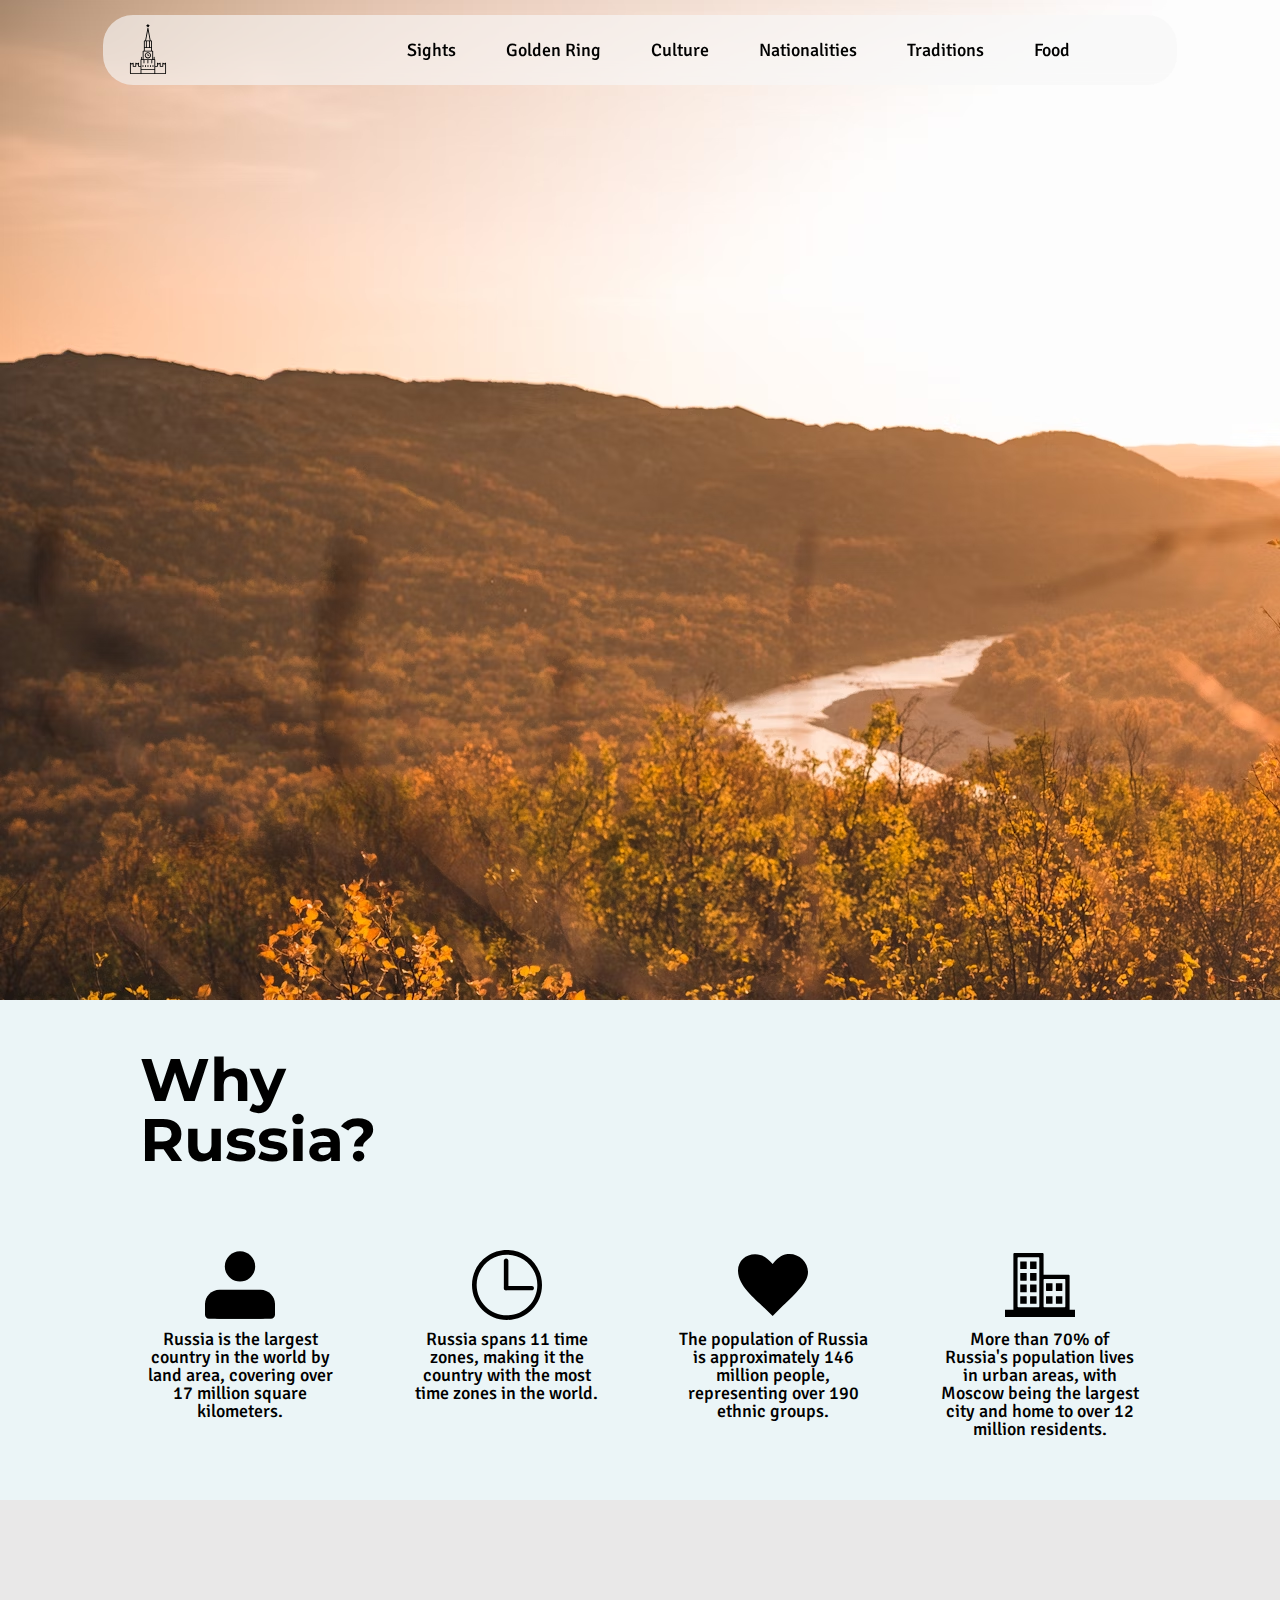
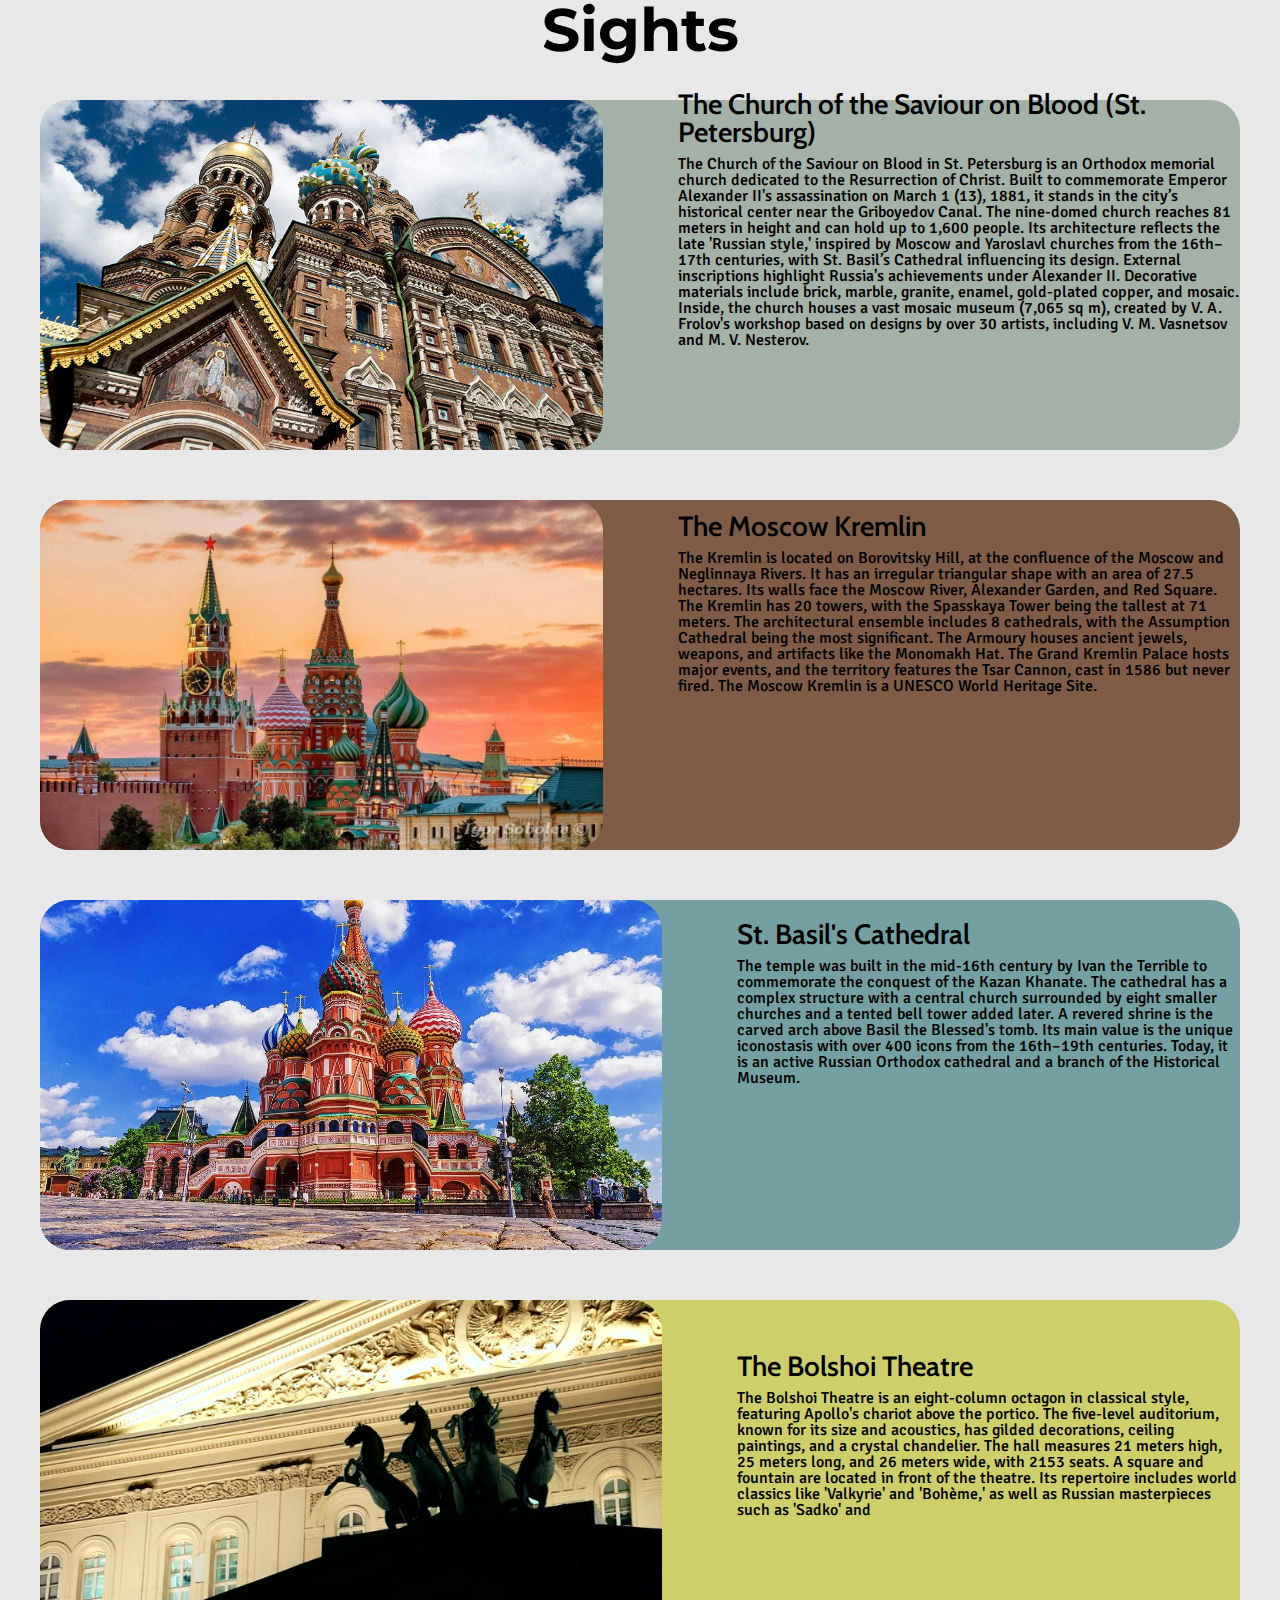
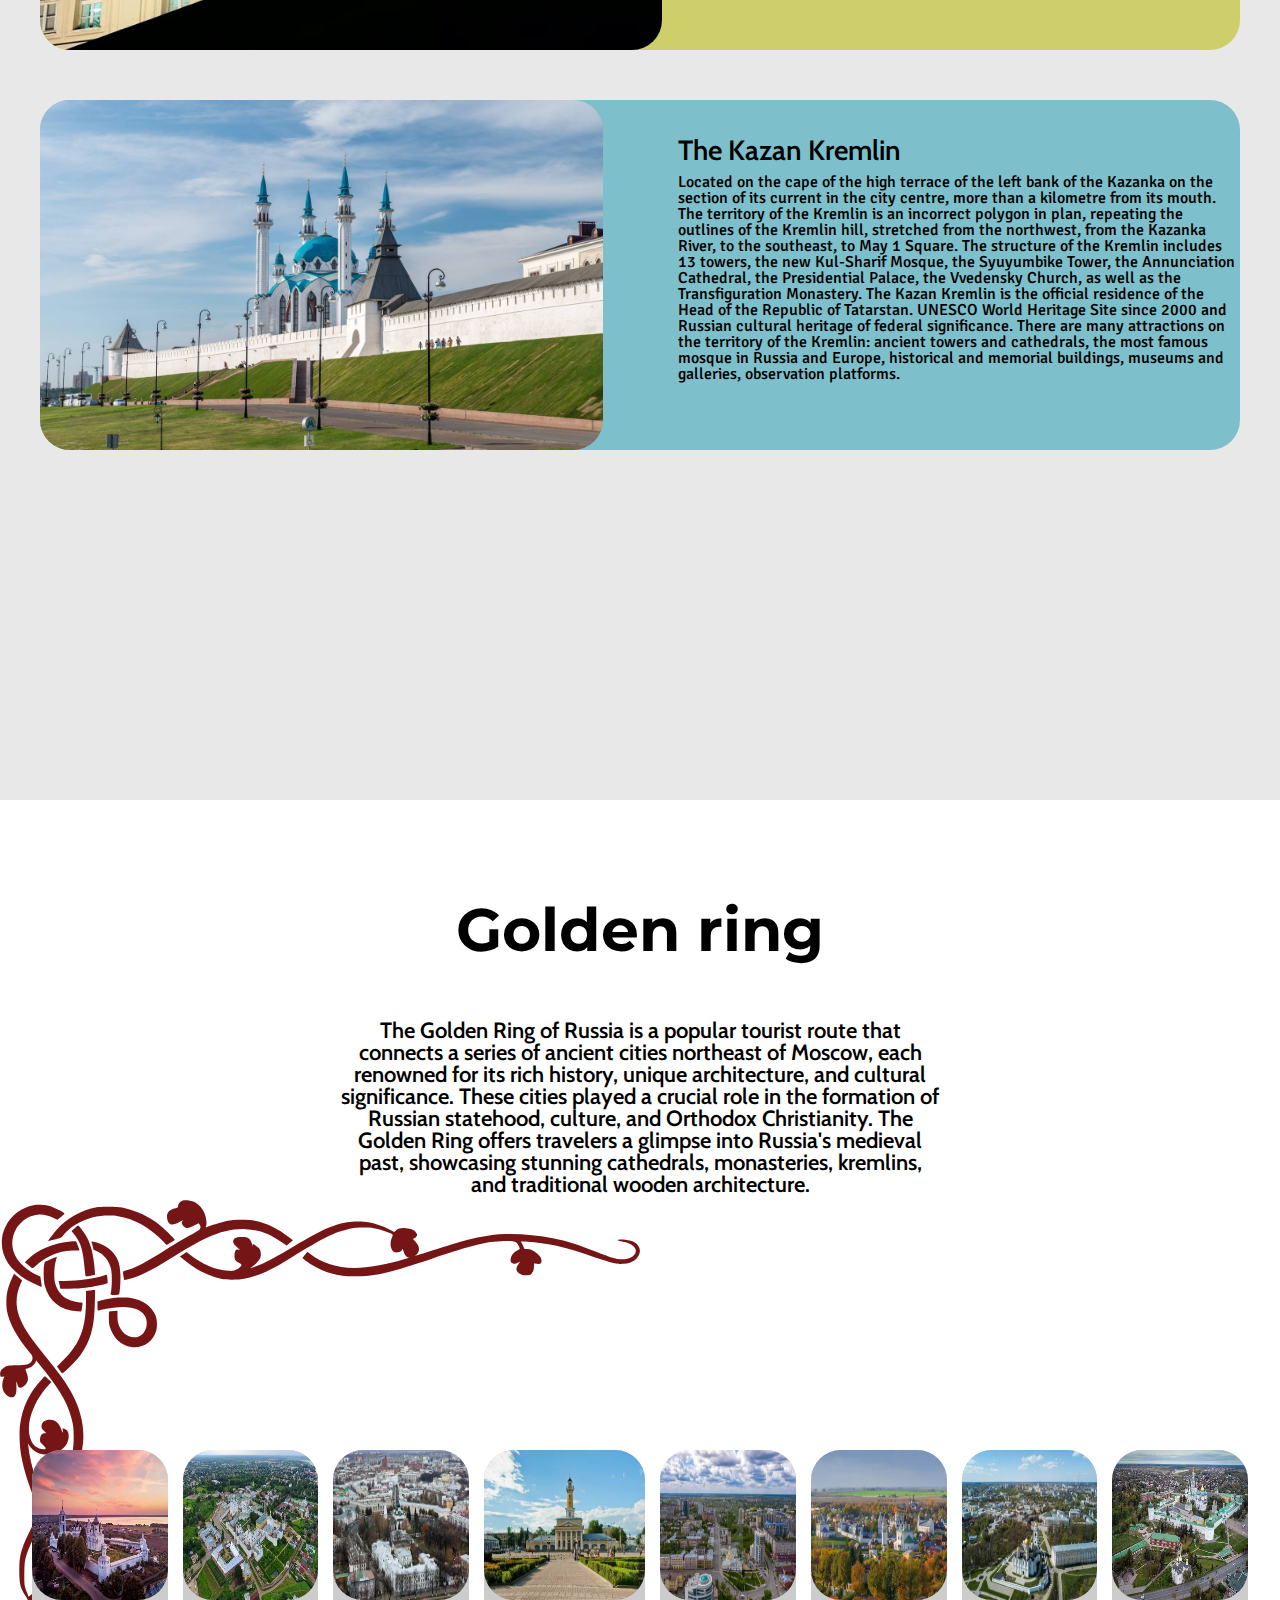
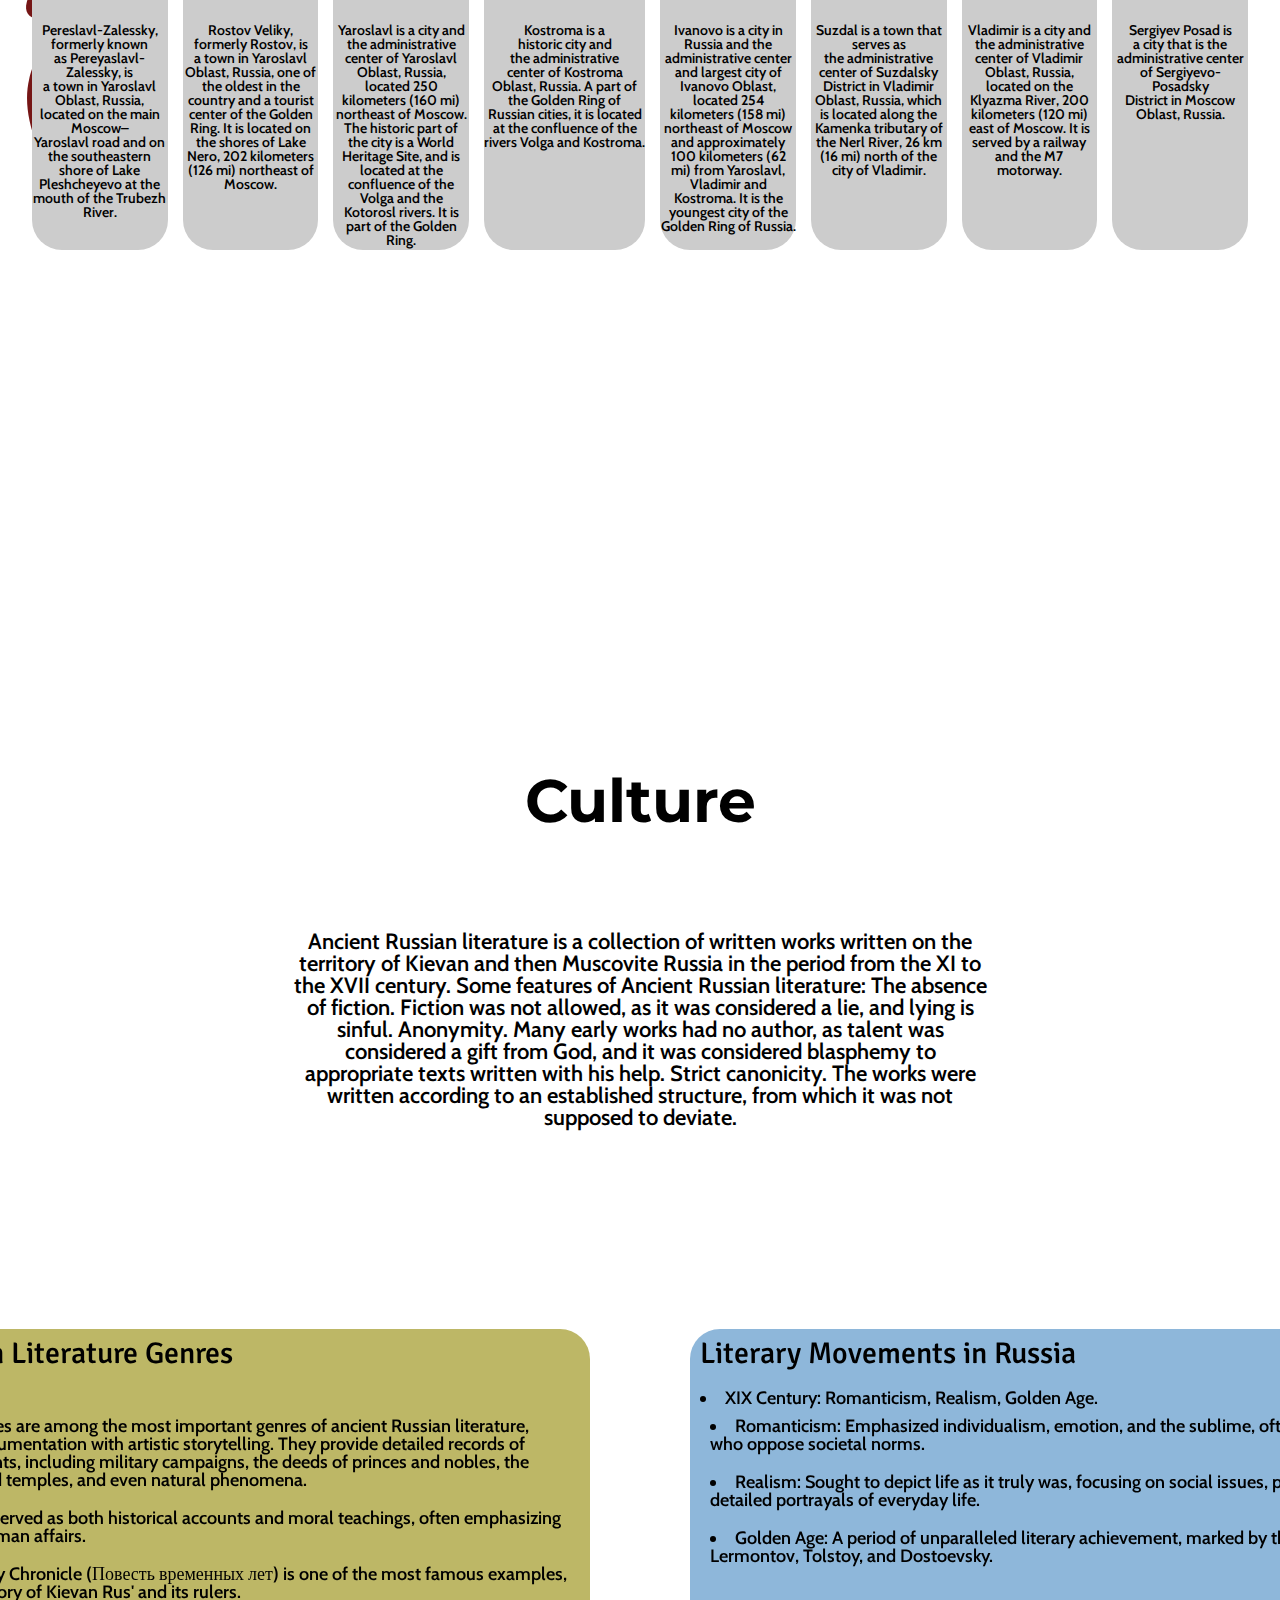
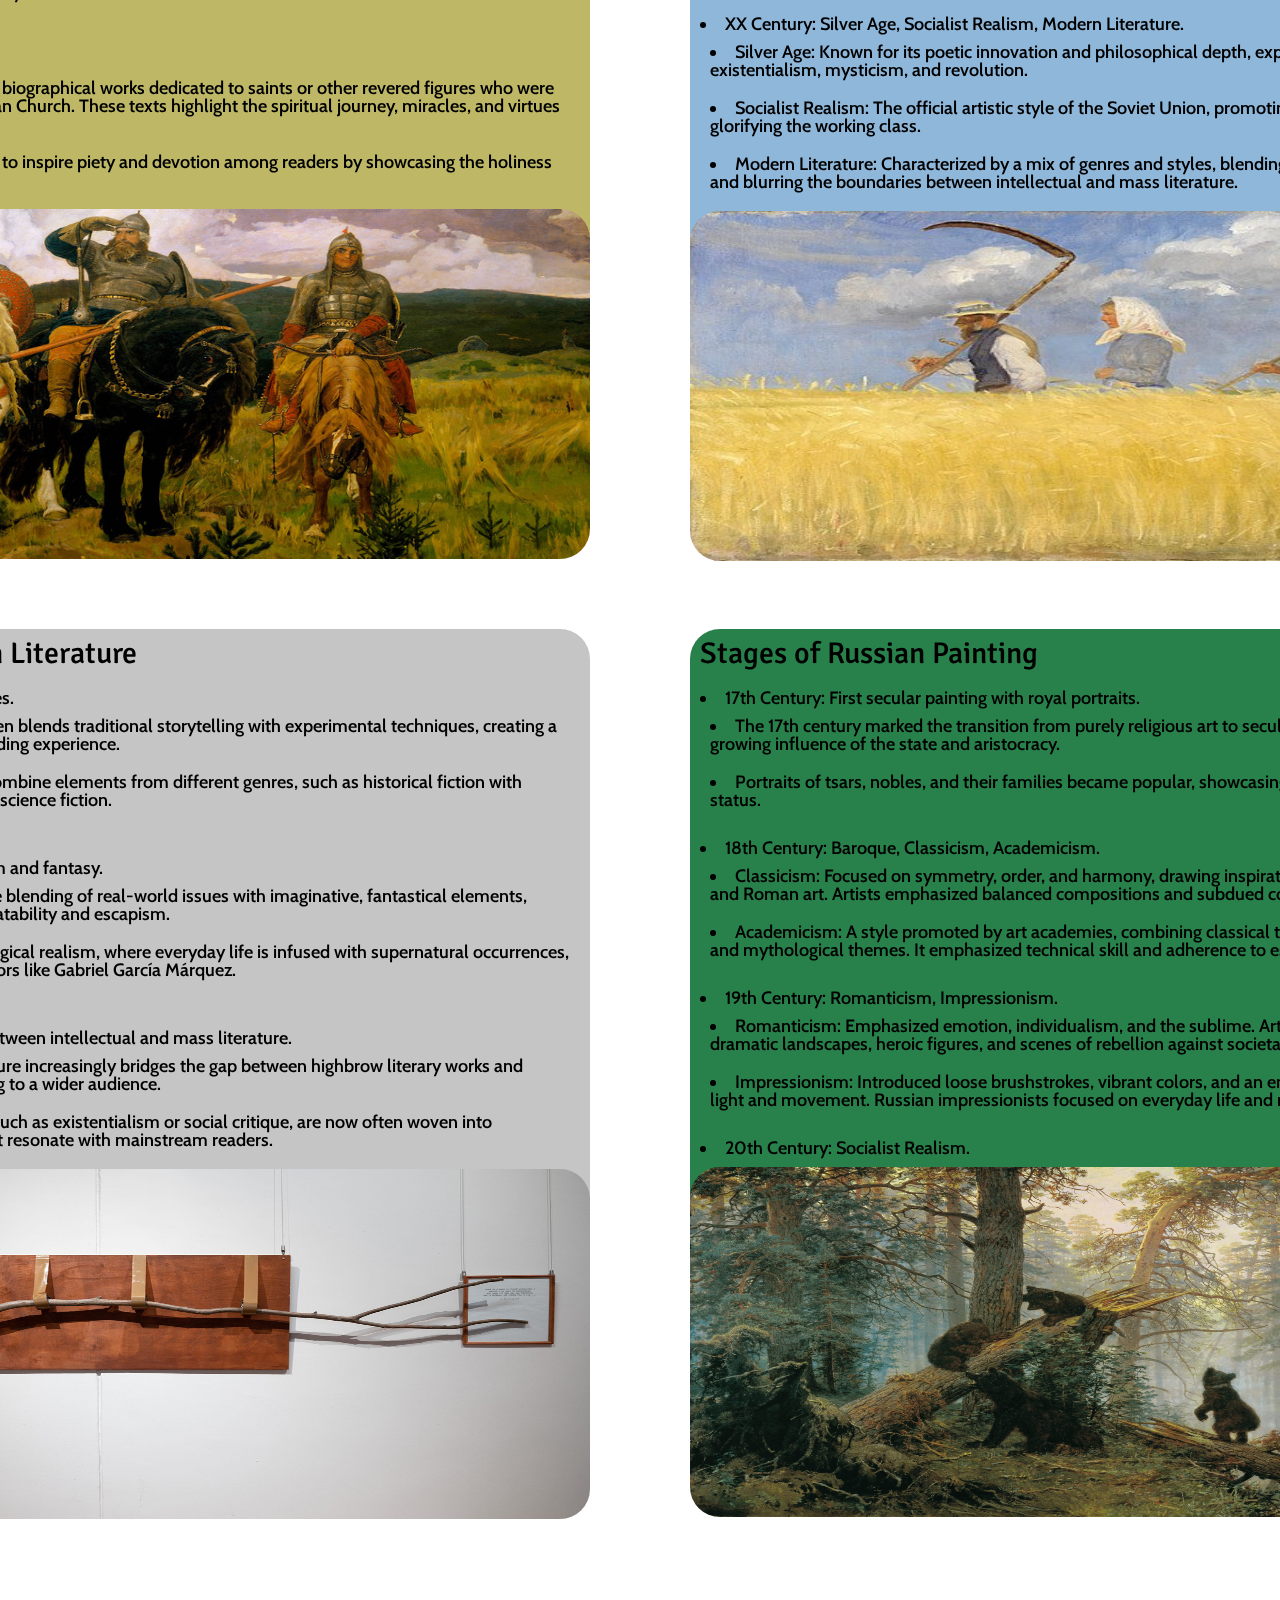
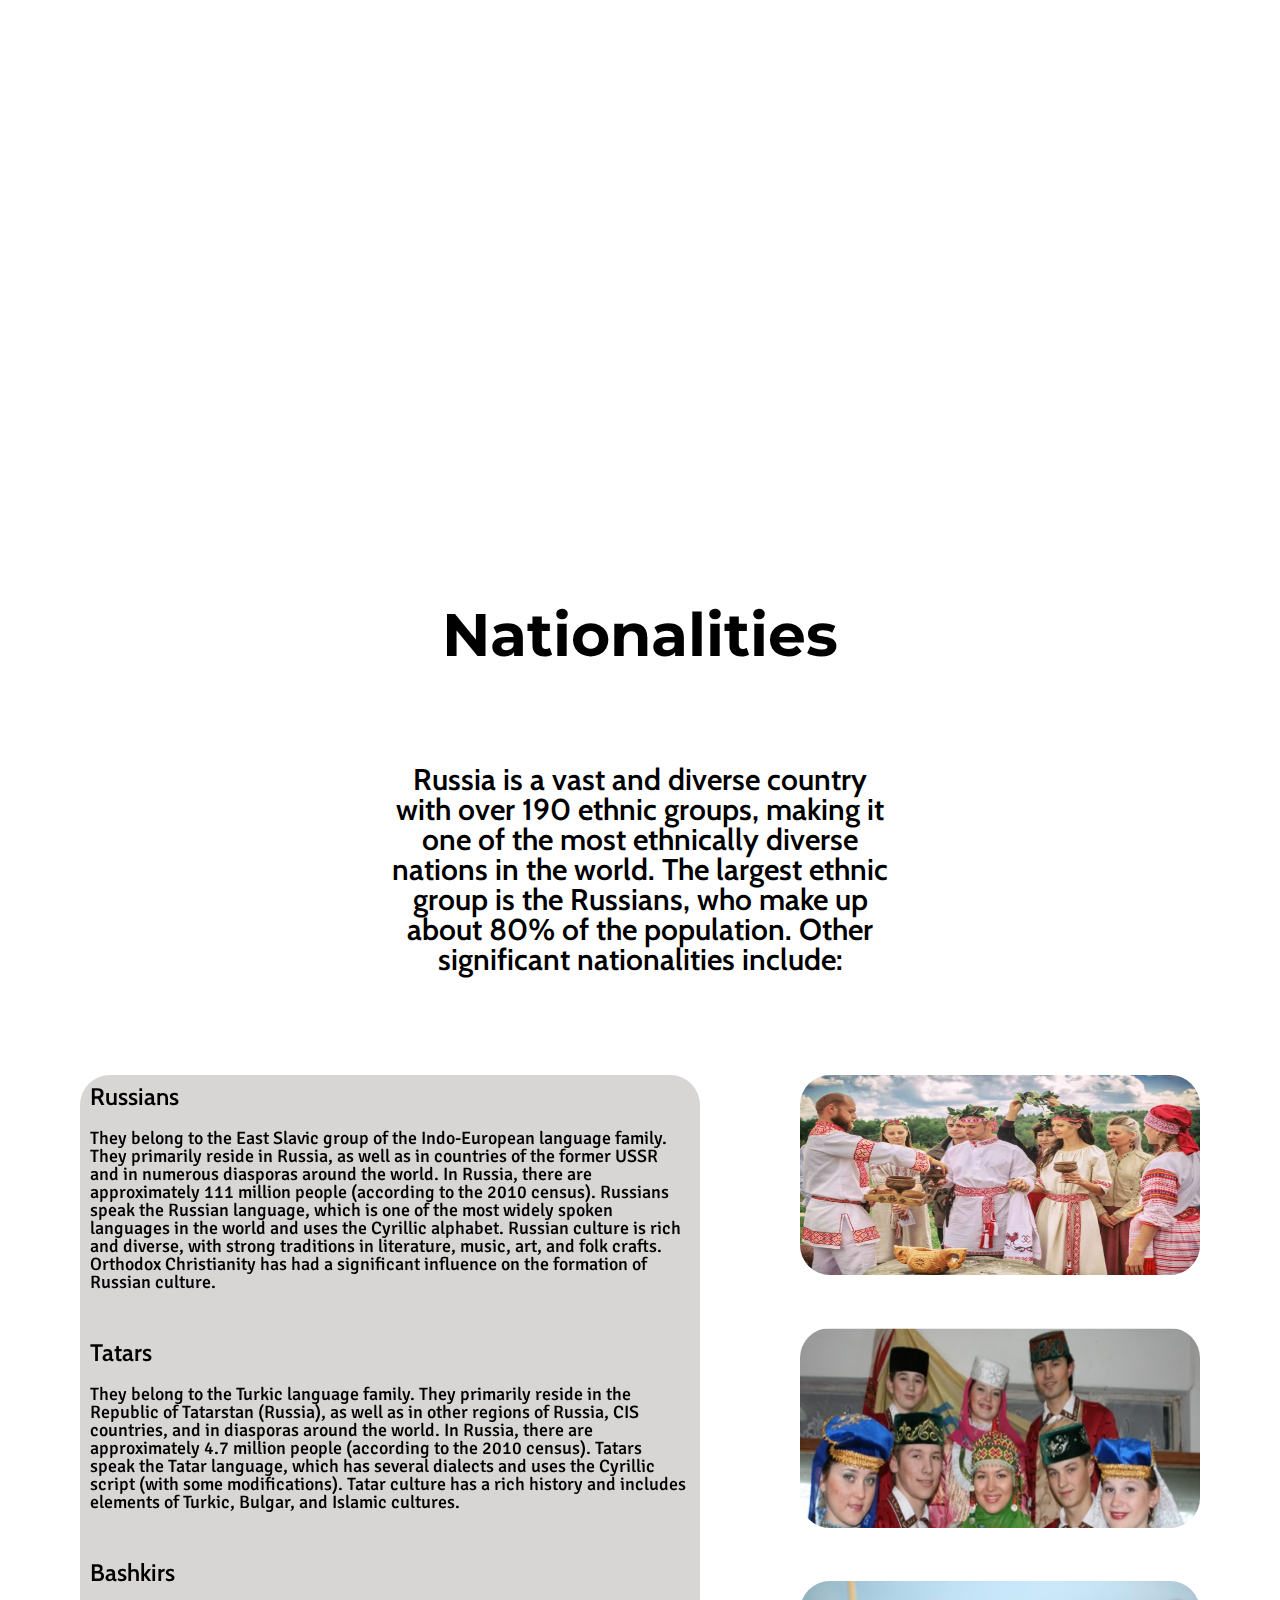
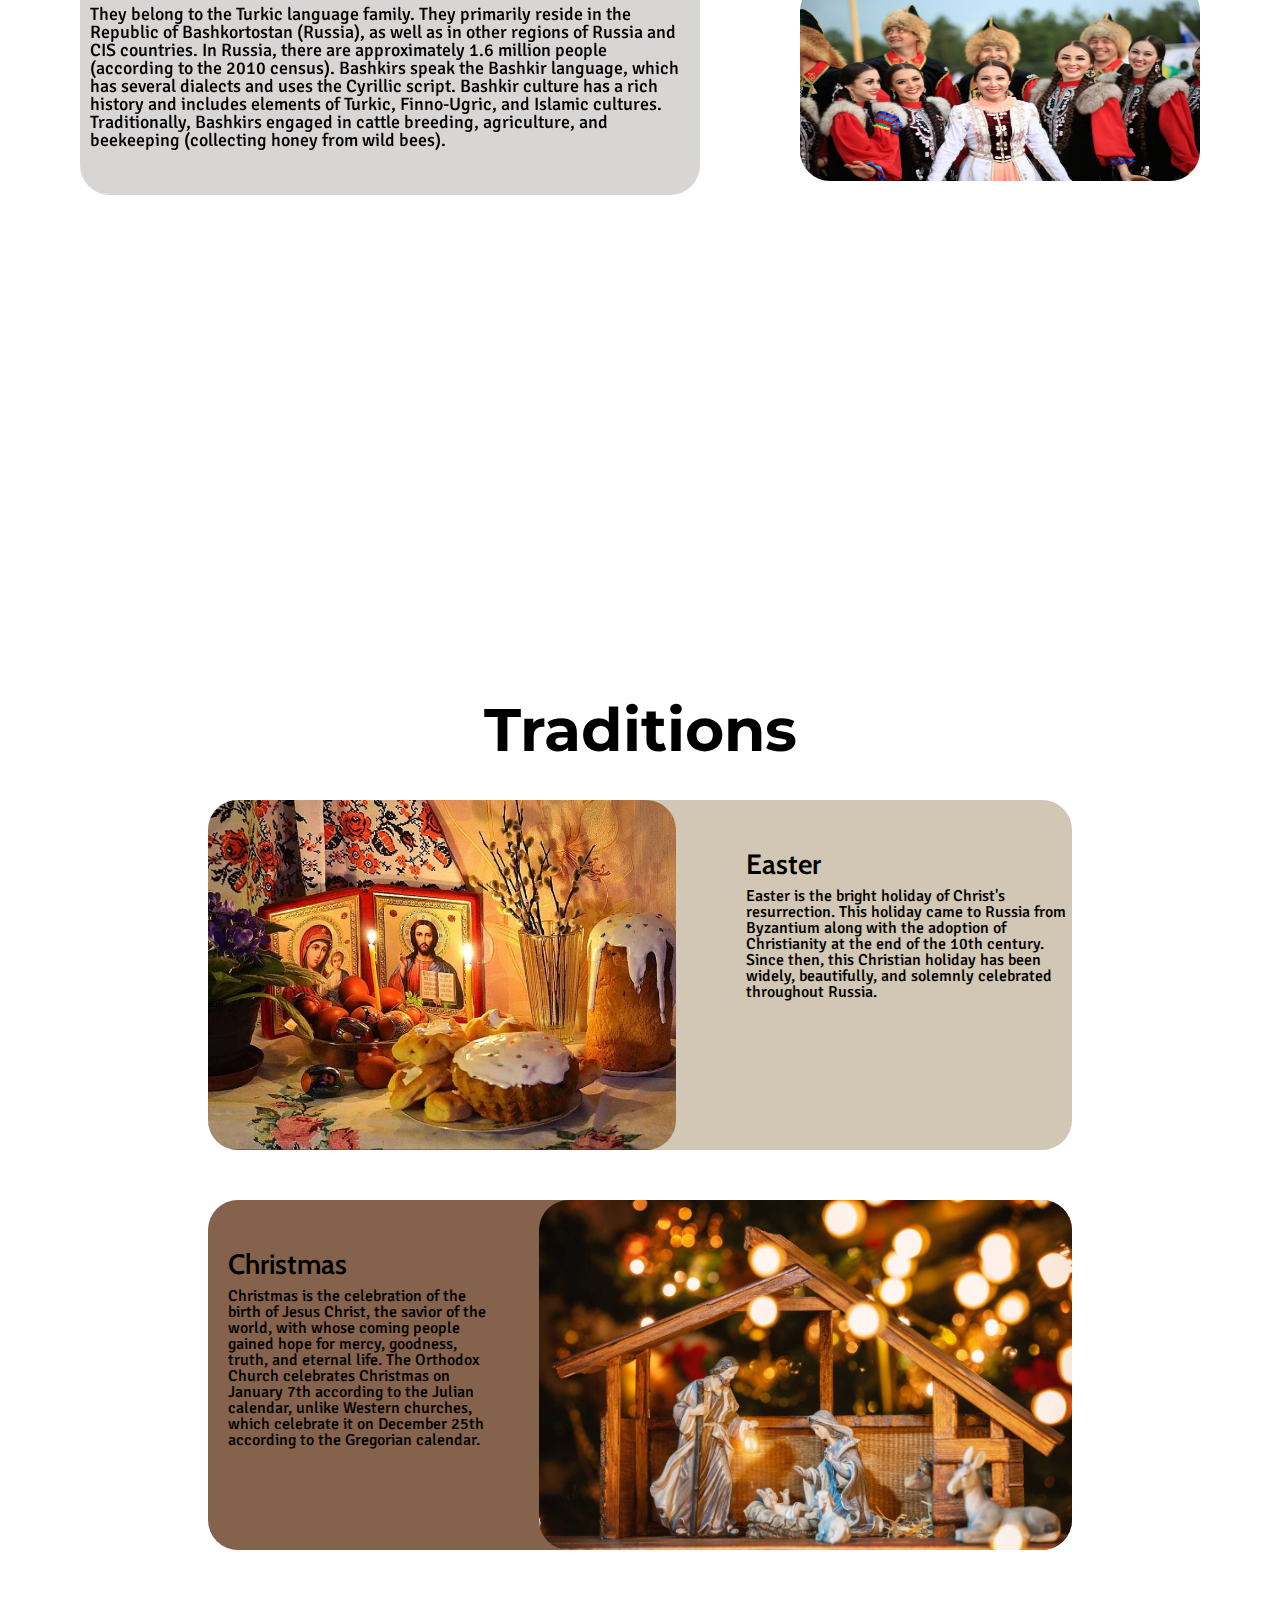
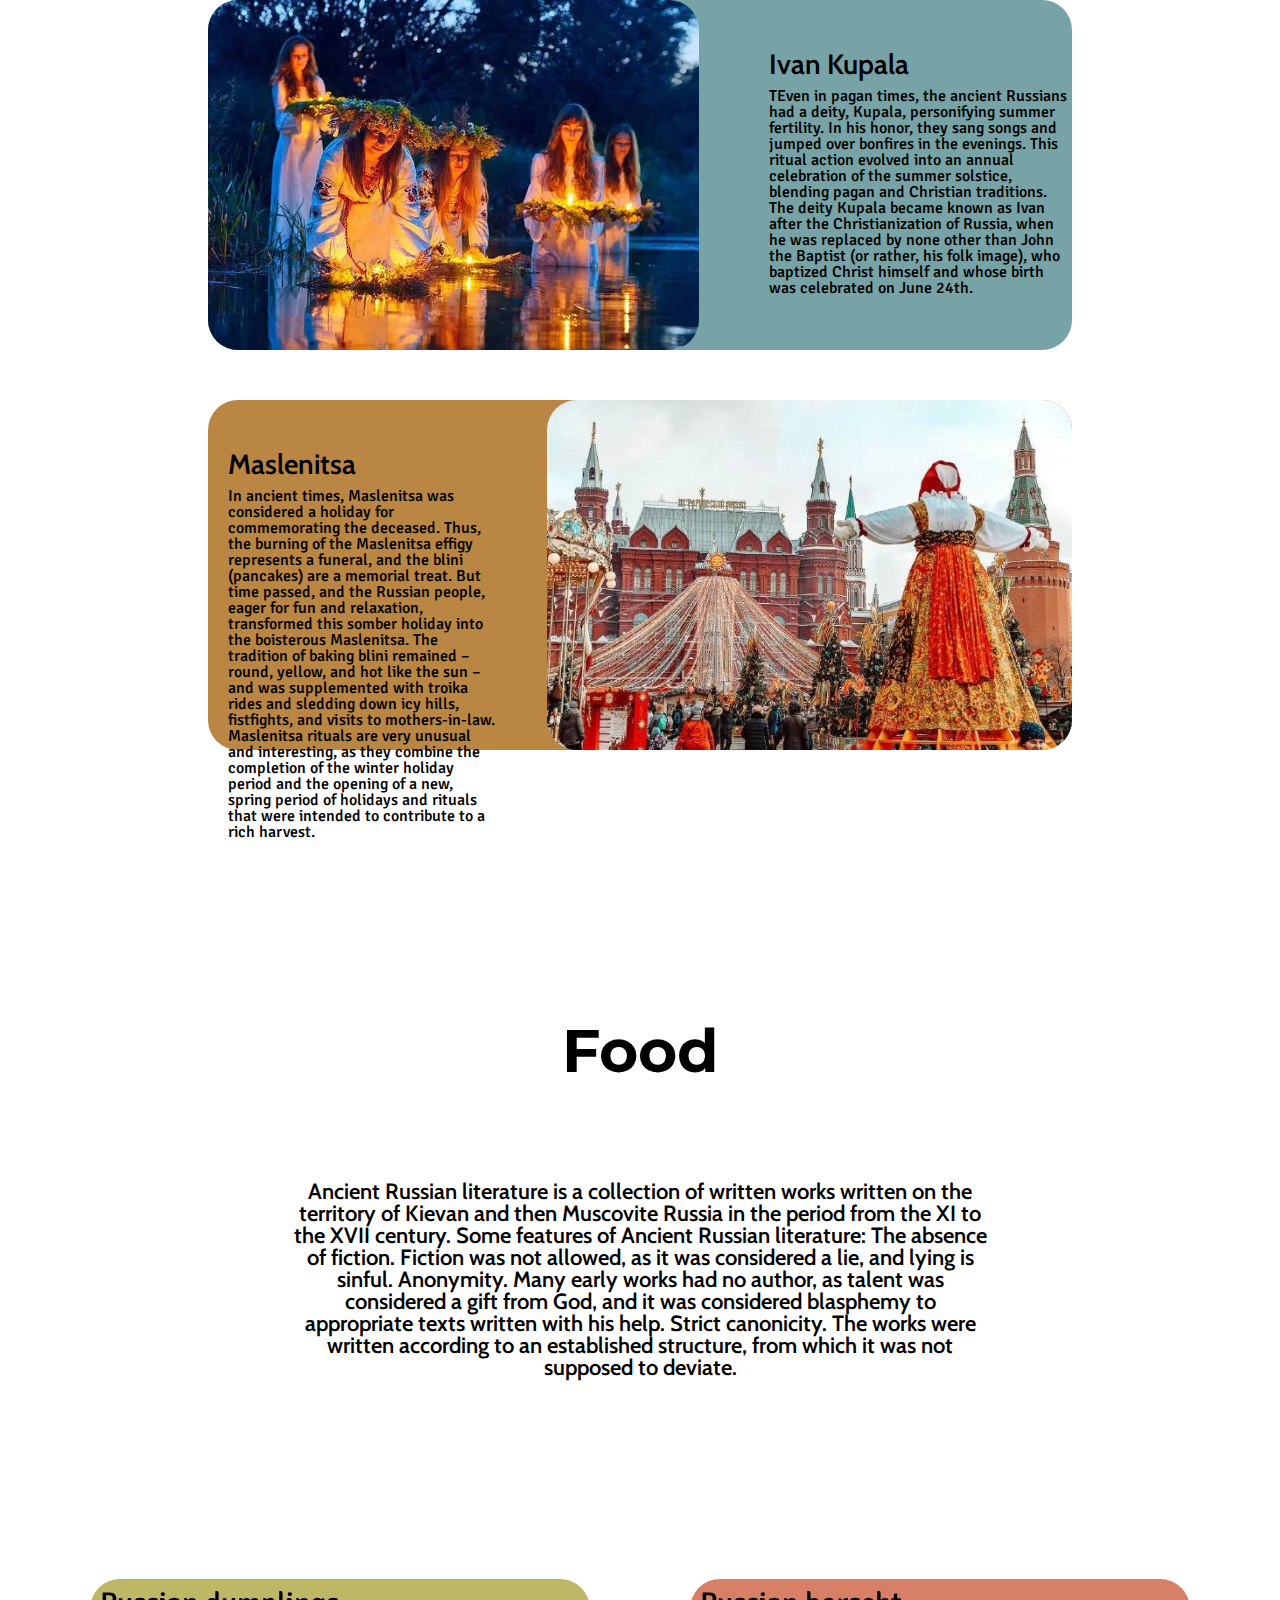
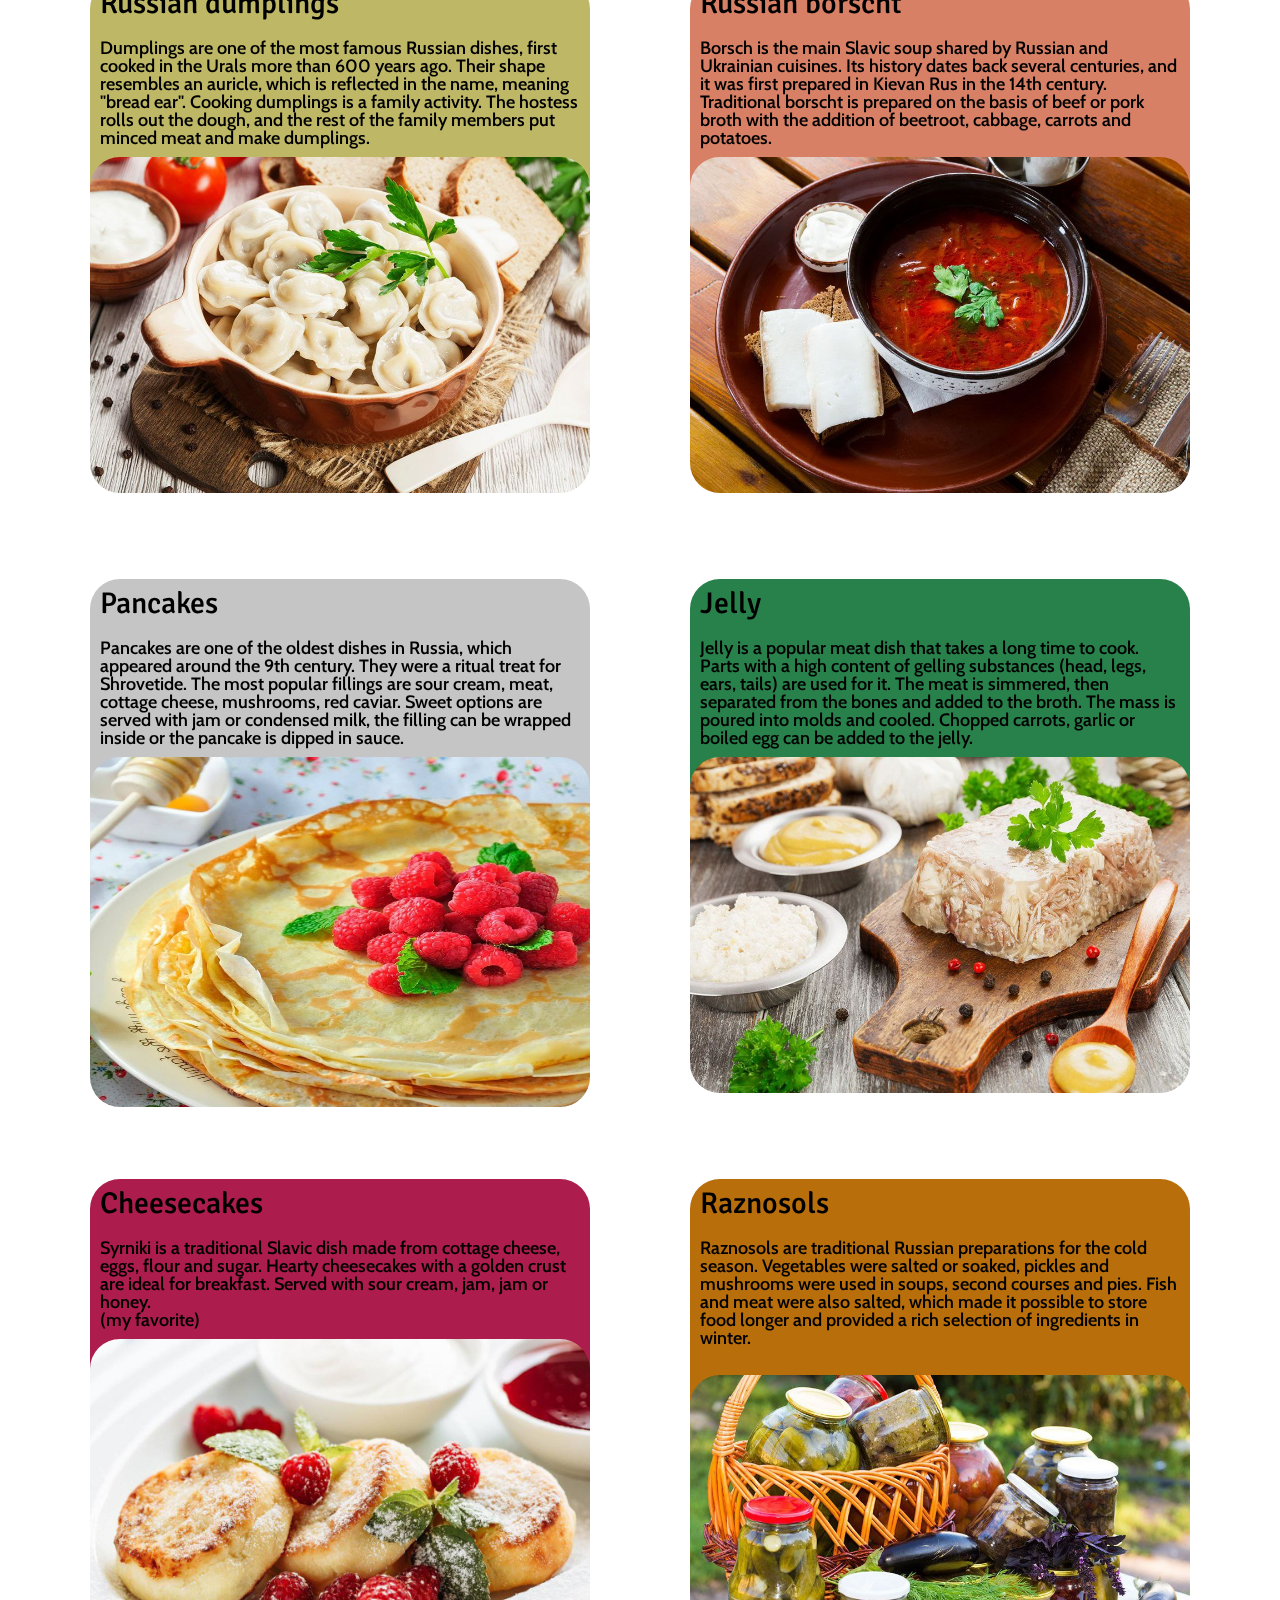
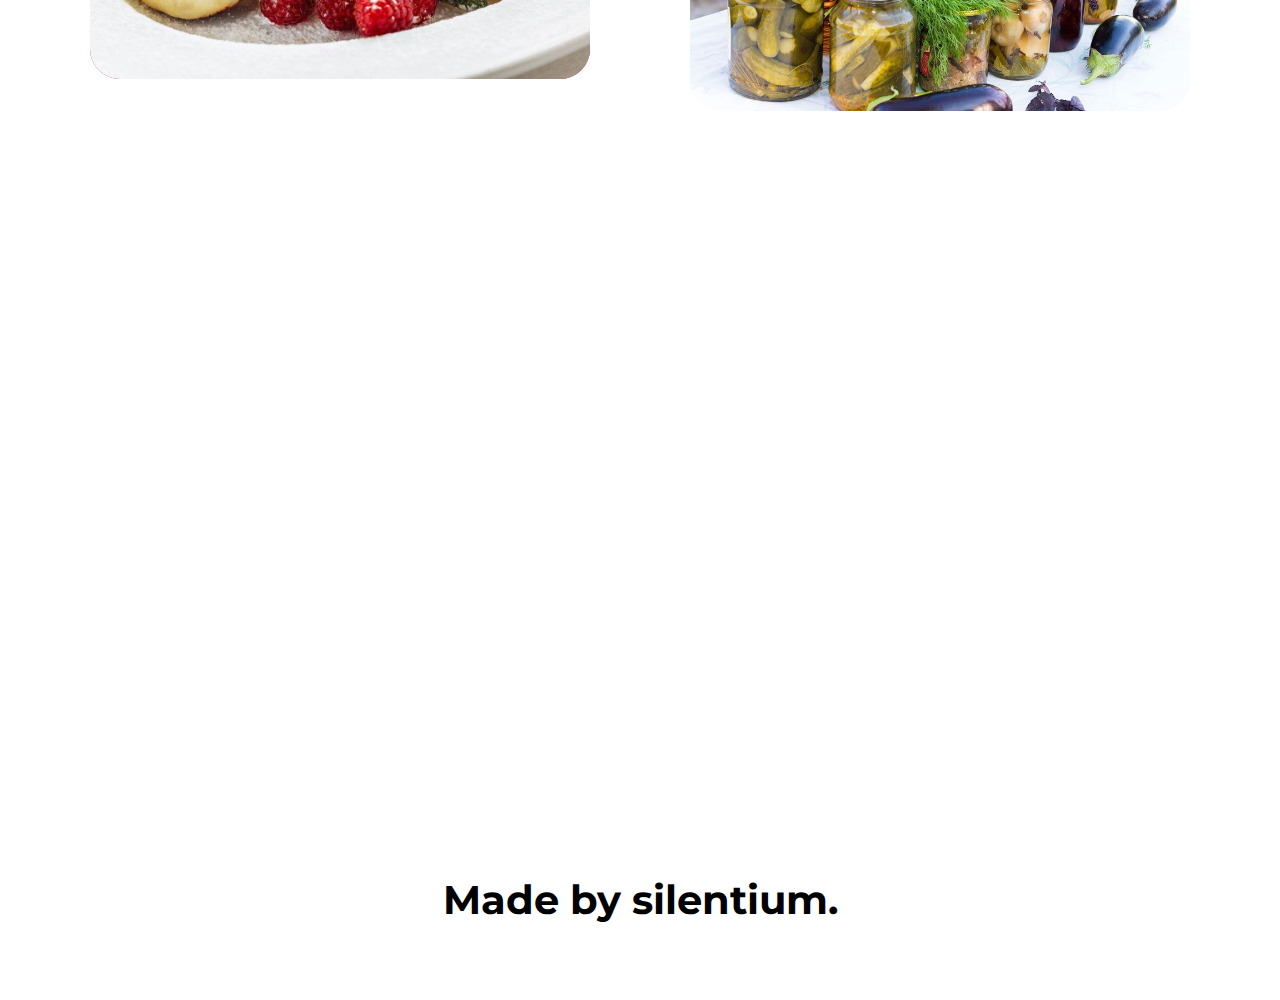
<file: index.html>
<!DOCTYPE html>
<html lang="en">
<head>
    <meta charset="UTF-8">
    <meta name="viewport" content="width=device-width, initial-scale=1.0">
    <title>Russia</title>
    <link rel="stylesheet" href="./css/style.css">
    <script src="./script/script.js"></script>
</head>
<body>
    <div class="container">

        <header>
            <div class="header-box">
                <div class="header-text-box">
                    <div class="logo">
                        <a href="#"><img src="./image/kremlin-svgrepo-com.svg" width="50px" alt=""></a>
                    </div>
                    <div class="header-box-text">
                        <ul class="header-text-list">
                            <ol class="header-text"><a href="#sights" class="sights-scroll">Sights</a></ol>
                            <ol class="header-text"><a href="#golden">Golden Ring</a></ol>
                            <ol class="header-text"><a href="#culture">Culture</a></ol>
                            <ol class="header-text"><a href="#nationalities">Nationalities</a></ol>
                            <ol class="header-text"><a href="#tradition">Traditions</a></ol>
                            <ol class="header-text"><a href="#food">Food</a></ol>
                        </ul>
                    </div>
                </div>
            </div>

        </header>
        <div class="first-page-box">
            <div class="welcome-box">
                <div class="welcome-text-box">
                    <p class="welcome-text">Discover the Beauty of Russia in English!</p>
                </div>
                <div class="welcome-button-box">
                    <a class="welcome-button-text" href="#down"><button class="welcome-button" type="button"><p class="welcome-button-text">Start Exploring</p></button></a>
                </div>
            </div>
        </div>
        <div class="why-russia-main-box" id="down">
            <div class="why-russia-box">
                <div class="why-russia-text-box">
                    <div class="why-russia-text"><p class="why-russia">Why Russia?</p></div>
                </div>
                <div class="russia-info-box">
                    <ul class="russia-info-box-line">
                        <li>
                            <div class="info-box box1 animate">
                                <div class="info-box-icon"">
                                    <img src="./image/avatar.svg" alt="" width="70px" height=70px">
                                </div>
                                <p class="info-text">Russia is the largest country in the world by land area, covering over 17 million square kilometers.</p>
                            </div>
                        </li>
                        <li>
                            <div class="info-box box2 animate">
                                <div class="info-box-icon">
                                    <img src="./image/time-icon.svg" alt="" width="70px">
                                </div>
                                <p class="info-text">Russia spans 11 time zones, making it the country with the most time zones in the world.</p>
                            </div>
                        </li>
                        <li>
                            <div class="info-box box3 animate">
                                <div class="info-box-icon">
                                    <img src="./image/heart-icon.svg" alt="" width="70px">
                                </div>
                                <p class="info-text">The population of Russia is approximately 146 million people, representing over 190 ethnic groups.</p>
                            </div>
                        </li>
                        <li>
                            <div class="info-box box4 animate">
                                <div class="info-box-icon">
                                    <img src="./image/city-icon.svg" alt="" width="70px">
                                </div>
                                <p class="info-text">More than 70% of Russia's population lives in urban areas, with Moscow being the largest city and home to over 12 million residents.</p>
                            </div>
                        </li>
                    </ul>
                </div>
            </div>
        </div>
        <div class="sights-page-main-box" id="sights-page-main-box1">
            <div class="sights-page-box">
                <div class="sights-page-text-box">
                    <div class="sights-page-text"><p class="sights-page" id="sights">Sights</p></div>
                </div>
                <ol class="sights-box">
                    <li>
                        <div class="sights box1 animate">
                            <img src="./image/sight/church-of-savior-in-st-petersburg.jpg" id="image1" class="sights-image" alt="">
                            <div class="sights-text-box">
                                <p class="sights-text-name">The Church of the Saviour on Blood (St. Petersburg)</p>
                                <p class="sights-text" id="sights-text1">The Church of the Saviour on Blood in St. Petersburg is an Orthodox memorial single-altar church in the name of the Resurrection of Christ. It was built in memory of the fact that on March 1 (13), 1881, Emperor Alexander II was mortally wounded in this place as a result of an assassination attempt.
                                    Located in the historical centre of St. Petersburg on the bank of the Griboyedov Canal next to the Mikhailovsky Garden and Stable Square. The height of the nine-headed temple is 81 metres, the capacity is up to 1600 people.
                                    The architecture of the temple is an example of the late stage of the evolution of the «Russian style». The building is a collective image of a Russian Orthodox church, focussed on the samples of Moscow and Yaroslavl of the XVI-XVII centuries. The architecture of St. Basil’s Cathedral in Moscow had a great influence on the appearance of the temple.
                                    On the outside of the temple there are inscriptions that emphasise the achievements of Russia during the reign of Alexander II. A variety of finishing materials are used in the decor of the building - brick, marble, granite, enamels, gold-plated copper and mosaic.
                                    Inside, the temple is a mosaic museum, the area of which is 7065 square metres. The mosaic was created in the workshop of V. A. Frolov based on sketches of more than 30 artists, among whom were such as V. Min Vasnetsov, F. S. Zhuravlev, M. C Nesterov, A. P. Ryabushkin, V. C Belyaev, N. N. Kharlamov.
                                    </p>
                            </div>
                        </div>
                    </li>
                    <li>
                        <div class="sights box2 animate">
                            <img src="./image/sight/Kreml.jpg" class="sights-image" id="image2"  alt="">
                            <div class="sights-text-box">
                                <p class="sights-text-name">The Moscow Kremlin</p>
                                <p class="sights-text" id="sights-text2">The Moscow Kremlin is a fortress in the centre of Moscow and its oldest part. This is the main socio-political and historical-artistic complex of the city, the official residence of the President of the Russian Federation.
                                    Some characteristics of the Kremlin:
                                    It is located on the high left bank of the Moscow River - Borovitsky Hill, at the confluence of the Neglinnaya River.
                                    In the plan, it is an incorrect triangle with an area of 27.5 hectares. The southern wall faces the Moscow River, the northwestern wall faces the Alexander Garden, and the eastern wall faces Red Square.
                                    There are 20 towers on the territory of the Kremlin, the highest is the Spasskaya Tower - its height reaches 71 m.
                                    The architectural ensemble includes 8 cathedrals, among which the most important is the Assumption Cathedral.
                                    The Armoury exhibits ancient jewellery belonging to Russian princes and emperors. The famous Monomakh hat, the best samples of Russian weapons, carriages, a throne are kept here.
                                    The Grand Kremlin Palace is a majestic building where all the most significant festivals, concerts and other events are held.
                                    On the territory of the Moscow Kremlin, you can admire the Tsar Cannon, cast in 1586. It was created to protect the fortress, but in the entire history of its existence, the gun has never fired like this.
                                    The Moscow Kremlin is included in the UNESCO World Cultural Heritage List.
                                    </p>
                            </div>
                        </div>
                    </li>
                    <li>
                        <div class="sights box3 animate">
                            <img src="./image/sight/st_basil.jpg" class="sights-image" id="image3" alt="">
                            <div class="sights-text-box">
                                <p class="sights-text-name">St. Basil's Cathedral</p>
                                <p class="sights-text" id="sights-text3">The Cathedral of the Intercession of the Blessed Virgin on the Rva, better known as St. Basil's Cathedral, is located in the southern part of Red Square in Moscow, near the Spassky Gate of the Kremlin, above the descent to the Moscow River.
                                    The temple was built in the middle of the 16th century by order of Tsar Ivan IV the Terrible to commemorate the conquest of the Kazan Khanate - part of the former Golden Horde - as a sign of gratitude for the victory.
                                    The cathedral has a complex structure. The main pillar-shaped church in honour of the Intercession of the Mother of God is surrounded on four sides by axial churches, between which there are four smaller churches. In the second half of the 17th century, the Tent Bell Tower was added to the complex.
                                    One of the most revered shrines of the temple is the carved arch above the burial of Basil the Blessed.
                                    The main value of the cathedral is its unique iconostasis, which contains more than four hundred icons of the XVI-XIX centuries, made by Novgorod and Moscow masters of church painting.
                                    Today the cathedral is an active cathedral of the Russian Orthodox Church and a branch of the Historical Museum.
                                    </p>
                            </div>
                        </div>
                    </li>
                    <li>
                        <div class="sights box4 animate">
                            <img src="./image/sight/bolshoi.jpg" class="sights-image" id="image4" alt="">
                            <div class="sights-text-box">
                                <p class="sights-text-name">The Bolshoi Theatre</p>
                                <p class="sights-text" id="sights-text4">The Bolshoi Theatre is one of the largest theatres in Russia, located in Moscow, and one of the most famous opera and ballet theatres in the world. The full name is the State Academic Bolshoi Opera and Ballet Theatre of Russia.
                                    The theatre building is an eight-column octagon in the classical style with the chariot of the god Apollo above the portico. The five-level auditorium is famous for its size and excellent acoustics. It is decorated with gilded stucco, ceiling paintings, a huge crystal multi-tiered chandelier. The height of the hall is 21 metres, the length is 25 metres, the width is 26 metres. It has 2153 seats.
                                    There is a square with a fountain in front of the Bolshoi Theatre.
                                    The repertoire of the theatre includes the best world works ("Valkyrie", "Tangeiser", "Payatsy", "Bohème") and outstanding Russian operas ("Sadko", "The Golden Rooster", "The Stone Guest", "The Tale of the Invisible City of Kitezh").
                                    </p>
                            </div>
                        </div>
                    </li>
                    <li>
                        <div class="sights box5 animate">
                            <img src="./image/sight/kazan.jpg" class="sights-image" id="image5"  alt="">
                            <div class="sights-text-box">
                                <p class="sights-text-name">The Kazan Kremlin</p>
                                <p class="sights-text" id="sights-text5">The Kazan Kremlin is the oldest part and citadel of Kazan, a complex of architectural, historical and archeological monuments that reveal the centuries-old history of the city.
                                    Located on the cape of the high terrace of the left bank of the Kazanka on the section of its current in the city centre, more than a kilometre from its mouth. The territory of the Kremlin is an incorrect polygon in plan, repeating the outlines of the Kremlin hill, stretched from the northwest, from the Kazanka River, to the southeast, to May 1 Square.
                                    The structure of the Kremlin includes 13 towers, the new Kul-Sharif Mosque, the Syuyumbike Tower, the Annunciation Cathedral, the Presidential Palace, the Vvedensky Church, as well as the Transfiguration Monastery.
                                    The Kazan Kremlin is the official residence of the Head of the Republic of Tatarstan. UNESCO World Heritage Site since 2000 and Russian cultural heritage of federal significance.
                                    There are many attractions on the territory of the Kremlin: ancient towers and cathedrals, the most famous mosque in Russia and Europe, historical and memorial buildings, museums and galleries, observation platforms.
                                    </p>
                            </div>
                        </div>
                    </li>
                </ol>
            </div>
        </div>
        <div class="golden-ring-page-box">
            <div class="golden-ring-header-text">
                <p class="golden-ring-text" id="golden">Golden ring</p>
                <div class="golden-ring-text-box">
                    <p class="golden-ring-about-text">The Golden Ring of Russia is a popular tourist route that connects a series of ancient cities northeast of Moscow, each renowned for its rich history, unique architecture, and cultural significance. These cities played a crucial role in the formation of Russian statehood, culture, and Orthodox Christianity. The Golden Ring offers travelers a glimpse into Russia's medieval past, showcasing stunning cathedrals, monasteries, kremlins, and traditional wooden architecture.</p>
                </div>
            </div>

            <div class="golden-ring-box">
                <div class="golden-ring-city-box">
                    <div class="golden-ring-city">
                        <div class="city-box box1 animate">
                            <img src="./image/city/pereslavl.jpg" class="city-image" alt="">
                            <div class="city-text-box"><p class="city-descript">Pereslavl-Zalessky, formerly known as Pereyaslavl-Zalessky, is a town in Yaroslavl Oblast, Russia, located on the main Moscow–Yaroslavl road and on the southeastern shore of Lake Pleshcheyevo at the mouth of the Trubezh River.</p></div>
                        </div>
                        <div class="city-box box2 animate">
                            <img src="./image/city/rostov.jpg" class="city-image" alt="">
                            <div class="city-text-box"><p class="city-descript">Rostov Veliky, formerly Rostov, is a town in Yaroslavl Oblast, Russia, one of the oldest in the country and a tourist center of the Golden Ring. It is located on the shores of Lake Nero, 202 kilometers (126 mi) northeast of Moscow.</p></div>
                        </div>
                        <div class="city-box box3 animate">
                            <img src="./image/city/yaroslavl.jpg" class="city-image" alt="">
                            <div class="city-text-box"><p class="city-descript">Yaroslavl is a city and the administrative center of Yaroslavl Oblast, Russia, located 250 kilometers (160 mi) northeast of Moscow. The historic part of the city is a World Heritage Site, and is located at the confluence of the Volga and the Kotorosl rivers. It is part of the Golden Ring.</p></div>
                        </div>
                        <div class="city-box box4 animate">
                            <img src="./image/city/kostroma.jpg" class="city-image" alt="">
                            <div class="city-text-box"><p class="city-descript">Kostroma is a historic city and the administrative center of Kostroma Oblast, Russia. A part of the Golden Ring of Russian cities, it is located at the confluence of the rivers Volga and Kostroma.</p></div>
                        </div>
                        <div class="city-box box5 animate">
                            <img src="./image/city/ivanovo.jpg" class="city-image" alt="">
                            <div class="city-text-box"><p class="city-descript">Ivanovo is a city in Russia and the administrative center and largest city of Ivanovo Oblast, located 254 kilometers (158 mi) northeast of Moscow and approximately 100 kilometers (62 mi) from Yaroslavl, Vladimir and Kostroma. It is the youngest city of the Golden Ring of Russia.</p></div>
                        </div>
                        <div class="city-box box6 animate">
                            <img src="./image/city/suzdal.jpg" class="city-image" alt="">
                            <div class="city-text-box"><p class="city-descript">Suzdal is a town that serves as the administrative center of Suzdalsky District in Vladimir Oblast, Russia, which is located along the Kamenka tributary of the Nerl River, 26 km (16 mi) north of the city of Vladimir.</p></div>
                        </div>
                        <div class="city-box box7 animate">
                            <img src="./image/city/vladimir.jpg" class="city-image" alt="">
                            <div class="city-text-box"><p class="city-descript">Vladimir is a city and the administrative center of Vladimir Oblast, Russia, located on the Klyazma River, 200 kilometers (120 mi) east of Moscow. It is served by a railway and the M7 motorway.</p></div>
                        </div>
                        <div class="city-box box8 animate">
                            <img src="./image/city/sergiev.jpg" class="city-image" alt="">
                            <div class="city-text-box"><p class="city-descript">Sergiyev Posad is a city that is the administrative center of Sergiyevo-Posadsky District in Moscow Oblast, Russia.</p></div>
                        </div>
                    </div>
                </div>
            </div>
        </div>
        <div class="culture-page-box">
            <div class="culture-header-text">
                <p class="culture-text" id="culture">Culture</p>
                <div class="culture-text-box">
                    <p class="culture-about-text">Ancient Russian literature is a collection of written works written on the territory of Kievan and then Muscovite Russia in the period from the XI to the XVII century.
                        Some features of Ancient Russian literature:
                        The absence of fiction. Fiction was not allowed, as it was considered a lie, and lying is sinful.
                        Anonymity. Many early works had no author, as talent was considered a gift from God, and it was considered blasphemy to appropriate texts written with his help.  
                        Strict canonicity. The works were written according to an established structure, from which it was not supposed to deviate. </p>
                </div>

            <div class="culture-containers">
                <div class="culture-box box1 animate">
                    <div>
                        <p class="culture-name"> Ancient Russian Literature Genres</p>
                        <ul class="culture-genres">
                            <li>
                                <strong>Chronicle</strong>
                                <ul>
                                    <li><strong>Description:</strong> Chronicles are among the most important genres of ancient Russian literature, combining historical documentation with artistic storytelling. They provide detailed records of significant historical events, including military campaigns, the deeds of princes and nobles, the construction of cities and temples, and even natural phenomena.</li>
                                    <li><strong>Purpose:</strong> Chronicles served as both historical accounts and moral teachings, often emphasizing divine intervention in human affairs.</li>
                                    <li><strong>Example:</strong> The <em>Primary Chronicle</em> (<em>Повесть временных лет</em>) is one of the most famous examples, chronicling the early history of Kievan Rus' and its rulers.</li>
                                </ul>
                            </li>
                            <li>
                                <strong>Life (Vita)</strong>
                                <ul>
                                    <li><strong>Description:</strong> Lives are biographical works dedicated to saints or other revered figures who were canonized by the Christian Church. These texts highlight the spiritual journey, miracles, and virtues of the subject.</li>
                                    <li><strong>Purpose:</strong> Lives aimed to inspire piety and devotion among readers by showcasing the holiness and sacrifices of saints.</li>
                                </ul>
                            </li>

                        </ul>
                    </div>
                    <div class="culture-image-box"><img src="./image/bogatiry.jpg" alt="" class="culture-image"></div>
                </div>
                <div class="culture-box box2 animate">
                    <div>
                    <p class="culture-name">Literary Movements in Russia</p>
                    <ul class="culture-genres">
                        <li>XIX Century: Romanticism, Realism, Golden Age.
                            <ul>
                                <li><strong>Romanticism:</strong> Emphasized individualism, emotion, and the sublime, often portraying heroes who oppose societal norms.</li>
                                <li><strong>Realism:</strong> Sought to depict life as it truly was, focusing on social issues, psychological depth, and detailed portrayals of everyday life.</li>
                                <li><strong>Golden Age:</strong> A period of unparalleled literary achievement, marked by the works of Pushkin, Lermontov, Tolstoy, and Dostoevsky.</li>
                            </ul>
                        </li>
                        <li>XX Century: Silver Age, Socialist Realism, Modern Literature.
                            <ul>
                                <li><strong>Silver Age:</strong> Known for its poetic innovation and philosophical depth, exploring themes like existentialism, mysticism, and revolution.</li>
                                <li><strong>Socialist Realism:</strong> The official artistic style of the Soviet Union, promoting socialist ideals and glorifying the working class.</li>
                                <li><strong>Modern Literature:</strong> Characterized by a mix of genres and styles, blending realism with fantasy and blurring the boundaries between intellectual and mass literature.</li>
                            </ul>
                        </li>
                    </ul>
                    </ul>
                    </div>
                    <div class="culture-image-box"><img src="./image/i-hear-the-orioles-ever-mournful-voice.jpg" alt="" class="culture-image"></div>
                </div>
                <div class="culture-box box3 animate">
                    <div>
                    <p class="culture-name"> Modern Russian Literature</p>
                    <ul class="culture-genres">
                        <li>
                            Mix of genres and styles.
                            <ul>
                                <li>Modern literature often blends traditional storytelling with experimental techniques, creating a dynamic and diverse reading experience.</li>
                                <li>Authors frequently combine elements from different genres, such as historical fiction with fantasy or romance with science fiction.</li>
                            </ul>
                        </li>
                        <li>
                            Combination of realism and fantasy.
                            <ul>
                                <li>This trend reflects the blending of real-world issues with imaginative, fantastical elements, offering readers both relatability and escapism.</li>
                                <li>Examples include magical realism, where everyday life is infused with supernatural occurrences, as seen in works by authors like Gabriel García Márquez.</li>
                            </ul>
                        </li>
                        <li>
                            Blurring boundaries between intellectual and mass literature.
                            <ul>
                                <li>Contemporary literature increasingly bridges the gap between highbrow literary works and popular fiction, appealing to a wider audience.</li>
                                <li>Intellectual themes, such as existentialism or social critique, are now often woven into accessible narratives that resonate with mainstream readers.</li>
                            </ul>
                        </li>
                        
                    </ul>
                </div>
                <div class="culture-image-box"><img src="./image/vetka.jpg" alt="" class="culture-image"></div>
                    </div>
                <div class="culture-box box4 animate">
                    <div>
                    <p class="culture-name"> Stages of Russian Painting</p>
                    <ul class="culture-genres"></ul>
                    <li>
                        17th Century: First secular painting with royal portraits.
                        <ul>
                            <li>The 17th century marked the transition from purely religious art to secular themes, reflecting the growing influence of the state and aristocracy.</li>
                            <li>Portraits of tsars, nobles, and their families became popular, showcasing wealth, power, and status.</li>
                            
                        </ul>
                    </li>
                    <li>
                        18th Century: Baroque, Classicism, Academicism.
                        <ul>
                            <li><strong>Classicism:</strong> Focused on symmetry, order, and harmony, drawing inspiration from ancient Greek and Roman art. Artists emphasized balanced compositions and subdued color palettes.</li>
                            <li><strong>Academicism:</strong> A style promoted by art academies, combining classical techniques with historical and mythological themes. It emphasized technical skill and adherence to established rules.</li>
                        </ul>
                    </li>
                    <li>
                        19th Century: Romanticism, Impressionism.
                        <ul>
                            <li><strong>Romanticism:</strong> Emphasized emotion, individualism, and the sublime. Artists often depicted dramatic landscapes, heroic figures, and scenes of rebellion against societal norms.</li>
                            <li><strong>Impressionism:</strong> Introduced loose brushstrokes, vibrant colors, and an emphasis on capturing light and movement. Russian impressionists focused on everyday life and natural beauty.</li>
                          
                        </ul>
                    </li>
                    <li>
                        20th Century: Socialist Realism.
                        
                    </ul></div>
                    <div class="culture-image-box"><img src="./image/Ivan-Shishkin-Morning-in-a-Pine-Forest-1889-scaled.jpg" alt="" class="culture-image"></div>
                    </div>
                   
            </div>
            </div>
            <div></div>
        </div>



              
        
        </div>
    </div>

    <div class="nationalities-page-box">
        <div class="nationalities-page-box-title">
            <p class="nationalities-title" id="nationalities">Nationalities</p>
            <p>Russia is a vast and diverse country with over 190 ethnic groups, making it one of the most ethnically diverse nations in the world. The largest ethnic group is the Russians, who make up about 80% of the population. Other significant nationalities include:</p>
        </div>
        <div class="nationalities-container">
        <div class="nationalities-text-box">
            <div class="nationalities box1 animate">
            <p class="nationalities-text-title">Russians</p>
            <p class="nationalities-text">They belong to the East Slavic group of the Indo-European language family. They primarily reside in Russia, as well as in countries of the former USSR and in numerous diasporas around the world. In Russia, there are approximately 111 million people (according to the 2010 census). Russians speak the Russian language, which is one of the most widely spoken languages in the world and uses the Cyrillic alphabet. Russian culture is rich and diverse, with strong traditions in literature, music, art, and folk crafts. Orthodox Christianity has had a significant influence on the formation of Russian culture.</p>
            </div>
            <div class="nationalities box2 animate">
                <p class="nationalities-text-title">Tatars</p>
                <p class="nationalities-text">They belong to the Turkic language family. They primarily reside in the Republic of Tatarstan (Russia), as well as in other regions of Russia, CIS countries, and in diasporas around the world. In Russia, there are approximately 4.7 million people (according to the 2010 census). Tatars speak the Tatar language, which has several dialects and uses the Cyrillic script (with some modifications). Tatar culture has a rich history and includes elements of Turkic, Bulgar, and Islamic cultures.</p>
            </div>
            <div class="nationalities box3 animate">
                <p class="nationalities-text-title">Bashkirs</p>
                <p class="nationalities-text">They belong to the Turkic language family. They primarily reside in the Republic of Bashkortostan (Russia), as well as in other regions of Russia and CIS countries. In Russia, there are approximately 1.6 million people (according to the 2010 census). Bashkirs speak the Bashkir language, which has several dialects and uses the Cyrillic script. Bashkir culture has a rich history and includes elements of Turkic, Finno-Ugric, and Islamic cultures. Traditionally, Bashkirs engaged in cattle breeding, agriculture, and beekeeping (collecting honey from wild bees).</p>
            </div>
            
        </div>
        <div class="nationalities-image-box">
            <div class="nationalities-image-container box1 animate"><img src="./image/russians.jpg" alt="" class="nationalities-image"></div>
            <div class="nationalities-image-container box2 animate"><img src="./image/tatars.jpg" alt="" class="nationalities-image"></div>
            <div class="nationalities-image-container box3 animate"><img src="./image/baskirs.jpg" alt="" class="nationalities-image"></div>
        </div>
    </div>


    </div>

    <div class="tradition-page-main-box">
        <div class="tradition-page-box">
            <div class="tradition-page-text-box">
                <div class="tradition-page-text"><p class="tradition-page" id="tradition">Traditions</p></div>
            </div>
            <ol class="tradition-box">
                <li>
                    <div class="tradition box1 animate">
                        <img src="./image/ester.jpg"  class="tradition-image" alt="">
                        <div class="tradition-text-box">
                            <p class="tradition-text-name">Easter</p>
                            <p class="tradition-text">Easter is the bright holiday of Christ's resurrection. This holiday came to Russia from Byzantium along with the adoption of Christianity at the end of the 10th century. Since then, this Christian holiday has been widely, beautifully, and solemnly celebrated throughout Russia.</p>
                        </div>
                    </div>
                </li>
                <li>
                    <div class="tradition box2 animate">
                        <img src="./image/cristmas.jpg" class="tradition-image" alt="">
                        <div class="tradition-text-box">
                            <p class="tradition-text-name">Christmas</p>
                            <p class="tradition-text">Christmas is the celebration of the birth of Jesus Christ, the savior of the world, with whose coming people gained hope for mercy, goodness, truth, and eternal life. The Orthodox Church celebrates Christmas on January 7th according to the Julian calendar, unlike Western churches, which celebrate it on December 25th according to the Gregorian calendar.
                                </p>
                        </div>
                    </div>
                </li>
                <li>
                    <div class="tradition box3 animate">
                        <img src="./image/ivan.jpg" class="tradition-image" alt="">
                        <div class="tradition-text-box">
                            <p class="tradition-text-name">Ivan Kupala</p>
                            <p class="tradition-text">TEven in pagan times, the ancient Russians had a deity, Kupala, personifying summer fertility. In his honor, they sang songs and jumped over bonfires in the evenings. This ritual action evolved into an annual celebration of the summer solstice, blending pagan and Christian traditions. The deity Kupala became known as Ivan after the Christianization of Russia, when he was replaced by none other than John the Baptist (or rather, his folk image), who baptized Christ himself and whose birth was celebrated on June 24th.
                                </p>
                        </div>
                    </div>
                </li>
                <li>
                    <div class="tradition box4 animate">
                        <img src="./image/maslenitsa.jpg" class="tradition-image" alt="">
                        <div class="tradition-text-box">
                            <p class="tradition-text-name">Maslenitsa</p>
                            <p class="tradition-text">In ancient times, Maslenitsa was considered a holiday for commemorating the deceased. Thus, the burning of the Maslenitsa effigy represents a funeral, and the blini (pancakes) are a memorial treat. But time passed, and the Russian people, eager for fun and relaxation, transformed this somber holiday into the boisterous Maslenitsa. The tradition of baking blini remained – round, yellow, and hot like the sun – and was supplemented with troika rides and sledding down icy hills, fistfights, and visits to mothers-in-law. Maslenitsa rituals are very unusual and interesting, as they combine the completion of the winter holiday period and the opening of a new, spring period of holidays and rituals that were intended to contribute to a rich harvest.
                                </p>
                        </div>
                    </div>
                </li>
                <li>
                        </div>
                    </div>

                    <div class="food-page-box">
                        <div class="food-header-text">
                            <p class="food-text" id="food">Food</p>
                            <div class="food-text-box">
                                <p class="food-about-text">Ancient Russian literature is a collection of written works written on the territory of Kievan and then Muscovite Russia in the period from the XI to the XVII century.
                                    Some features of Ancient Russian literature:
                                    The absence of fiction. Fiction was not allowed, as it was considered a lie, and lying is sinful.
                                    Anonymity. Many early works had no author, as talent was considered a gift from God, and it was considered blasphemy to appropriate texts written with his help.  
                                    Strict canonicity. The works were written according to an established structure, from which it was not supposed to deviate. </p>
                            </div>
            
                        <div class="food-containers">
                            <div class="food-box box1 animate">
                                <div>
                                    <p class="food-name"> Russian dumplings</p>
                                        <p class="food-genres">Dumplings are one of the most famous Russian dishes, first cooked in the Urals more than 600 years ago. Their shape resembles an auricle, which is reflected in the name, meaning "bread ear". 

                                            Cooking dumplings is a family activity. The hostess rolls out the dough, and the rest of the family members put minced meat and make dumplings.</p>
                                </div>
                                <div class="food-image-box"><img src="./image/pelmeni.jpg" alt="" class="food-image"></div>
                            </div>
                            <div class="food-box box2 animate">
                                <div>
                                <p class="food-name">Russian borscht</p>
                                <p class="food-genres">Borsch is the main Slavic soup shared by Russian and Ukrainian cuisines. Its history dates back several centuries, and it was first prepared in Kievan Rus in the 14th century. Traditional borscht is prepared on the basis of beef or pork broth with the addition of beetroot, cabbage, carrots and potatoes.</p>
                                    
                                </div>
                                <div class="food-image-box"><img src="./image/borch.jpg" alt="" class="food-image"></div>
                            </div>
                            <div class="food-box box3 animate">
                                <div>
                                <p class="food-name"> Pancakes</p>
                                <p class="food-genres">Pancakes are one of the oldest dishes in Russia, which appeared around the 9th century. They were a ritual treat for Shrovetide. The most popular fillings are sour cream, meat, cottage cheese, mushrooms, red caviar. Sweet options are served with jam or condensed milk, the filling can be wrapped inside or the pancake is dipped in sauce.</p>
                            
                            </div>
                            <div class="food-image-box"><img src="./image/pankekes.jpg" alt="" class="food-image"></div>
                                </div>
                            <div class="food-box box4 animate">
                                <div>
                                <p class="food-name">Jelly</p>
                                <p class="food-genres">Jelly is a popular meat dish that takes a long time to cook. Parts with a high content of gelling substances (head, legs, ears, tails) are used for it. The meat is simmered, then separated from the bones and added to the broth. The mass is poured into molds and cooled. Chopped carrots, garlic or boiled egg can be added to the jelly.</p></div>
                                <div class="food-image-box"><img src="./image/jelly.jpg" alt="" class="food-image"></div>
                                </div>
                               
                                <div class="food-box box5 animate">
                                    <div>
                                    <p class="food-name">Cheesecakes</p>
                                    <p class="food-genres">Syrniki is a traditional Slavic dish made from cottage cheese, eggs, flour and sugar. Hearty cheesecakes with a golden crust are ideal for breakfast. Served with sour cream, jam, jam or honey.<br>(my favorite)</p></div>
                                    <div class="food-image-box"><img src="./image/chesecakes.jpg" alt="" class="food-image"></div>
                                    </div>
                                   

                        <div class="food-box box6 animate">
                            <div>
                            <p class="food-name">Raznosols</p>
                            <p class="food-genres">Raznosols are traditional Russian preparations for the cold season. Vegetables were salted or soaked, pickles and mushrooms were used in soups, second courses and pies. Fish and meat were also salted, which made it possible to store food longer and provided a rich selection of ingredients in winter. <br><br></p></div>
                            <div class="food-image-box"><img src="./image/raznosol.jpg" alt="" class="food-image"></div>
                            </div>
                        <div></div>
                    </div>
            
            
            
                          
                    
                    </div>
                </div>

                <div class="made-by-box"> 
                    <div class="made-by-text">
                        <a href="https://moreskyv.github.io/silentium/">Made by silentium.</a>
                    </div>
                </div>
</body>
</html>
</file>
<file: css/style.css>
@import "reset.css";
@import "font.css";
@import "media.css";

html {
    scroll-behavior: smooth;
   }
@keyframes fly-up {
    0% {
      transform: translateY(100%);
    }
    100% {
      transform: translateY(0);
      opacity: 1;
    }
  }

  @keyframes fly-down {
    0% {
      transform: translateY(-100%);
    }
    100% {
      transform: translateY(0);
      opacity: 1;
    }
  }

@keyframes fly-left {
    0% {
      transform: translateX(-100%);
      opacity: 0;
    }
    100% {
      transform: translateX(0);
      opacity: 1;
    }
}

@keyframes fly-right {
    0% {
      transform: translateX(100%);
      opacity: 0;
    }
    100% {
      transform: translateX(0);
      opacity: 1;
    }
}

.header-box {
    position: fixed;
    width: 100%;
    height: 100px;
    z-index: 1;
    display: flex;
    justify-content: center;
    align-items: center;
    font-family: signika;
}

.header-text-box {
    display: flex;
    width: 80%;
    height: 70px;
    border-radius: 30px;
    padding-right: 50px;
    background-color: #f7f7f7a2;
    backdrop-filter: blur(10px);
    align-items: center;
    justify-content: space-between;

}

.header-box-text {
    display: flex;
    width: 80vh;


}
.header-text-list {
    display: flex;
    flex-direction: row;
    gap: 50px;

}

.header-text {
    display: flex;
    font-size: 18px;
}

.header-text a{
    color: #000000;
}

.logo {
    display: flex;
    justify-content: flex-start;
    align-items: center;
    margin-left: 20px;
}
.first-page-box {
    width: 100%;
    height: 1000px;
    display: flex;
    justify-content: center;
    align-items: center;
    background-image: url(../image/photo-1615924865834-78e9fd619454.avif);
}

first-page-image {
}


.first-page-image {
    filter: brightness(0.75);
    position: absolute;
    z-index: -1;
}

.welcome-box {
    width: 800px;
    height: 700px;
    display: flex;
    flex-direction: column;
    gap: 300px;
}

.welcome-text-box{
    width: 100%;
    height: 200px;
    background-color:  #360e0e;
    border-radius: 30px;
    align-items: center;
    display: flex;
    justify-content: center;
    animation-name: fly-up;
    animation-duration: 2s;
    opacity: 0;
    animation-fill-mode: forwards;
}

.welcome-text {
    font-family: montserrat;

    color: #e2fcff;
    align-items: center;
    text-align: center;
}

.welcome-button {
    width: 300px;
    height: 100px;
    background-color: #360e0e;
    border-radius: 30px;
    border: none;
}

.welcome-button-box {
    display: flex;
    justify-content: center;
    animation-name: fly-up;
    animation-duration: 2s;
    animation-delay: 2s; /* задержка анимации на 2 секунды */
    opacity: 0;
    animation-fill-mode: forwards;

}

.welcome-button-text {
    color: #e2fcff;
    font-family: signika;
    font-size: 30px;
}

.why-russia-main-box{
    width: 100%;
    background-color: #ebf5f7;
    display: flex;
    justify-content: center;

}

.why-russia-box {

}

.why-russia-text-box {
    height: 200px;
    display: flex;
    align-items: center;
}

.why-russia-text {
    height: 100px;
}

.why-russia {
    font-family: montserrat;
    font-size: 60px;
}

.russia-info-box {
    width: 100%;
    height: 300px;
    display: flex;
    justify-content: center;

}

.russia-info-box-line {
    width: 1000px;
    height: 300px;
    display: flex;
    justify-content: space-between;
    align-items: center;
    
}

@keyframes info-box-anim {
    from {opacity: 0;}
    to {opacity: 1;}
}

.info-box {
    width: 200px;
    height: 200px;
}



.box1.in-view {
    animation: fly-up 0.5s ease;
    opacity: 0;
    animation-fill-mode: forwards;
}

.box2.in-view {
    animation: fly-up 1s ease;
    animation-delay: 0.5s; /* задержка анимации на 1 секунду */
    opacity: 0;
    animation-fill-mode: forwards;
}

.box3.in-view {
    animation: fly-up 1s ease;
    animation-delay: 1s; /* задержка анимации на 2 секунды */
    opacity: 0;
    animation-fill-mode: forwards;
}

.box4.in-view {
    animation: fly-up 1s ease;
    animation-delay: 1.5s; /* задержка анимации на 3 секунды */
    opacity: 0;
    animation-fill-mode: forwards;
}

.info-box-icon{
    width: 100%;
    height: 90px;
    display: flex;
    justify-content: center;
    align-items: center;
}
a {
    text-decoration: none;
}
.info-text {
    font-family: signika;
    font-size: 18px;
    text-align: center;
}

.sights-page-main-box {
    max-width: 100%;
    box-sizing: border-box;
    width: 100%;
    background-color: #e9e8e8;
    display: flex;
    justify-content: center;
    padding: 100px;
    font-family: signika;
}

.sights-page-box {
    width: 80%;

}

.sights-box{
    display: flex;
    flex-direction: column;
    gap: 50px;
}

.sights-page-text-box{
    height: 100px;
}
.sights-page-text-box{
    font-size: 60px;
    text-align: center;
    font-family: montserrat;
    }

.sights {
    width: 100%;
    gap: 50px;
    align-items: center;
    border-radius: 30px;
    height: 500px;
}

.sights-image {
    border-radius: 30px;
}

.sights-text-box {

}

.sights-text-name {
    font-size: 28px;
    font-family: cabin;
}

.sights.box1{
    background-color: #0831114d;

}

.sights.box1.in-view{
    animation-name: fly-left;
    animation-duration: 2s;
    opacity: 0;
    animation-fill-mode: forwards;
}

.sights.box2 {
    background-color: #552708b9;
}

.sights.box2.in-view {
    animation-name: fly-right;
    animation-duration: 2s;
    opacity: 0;
    animation-fill-mode: forwards;
}

.sights.box3 {
    background-color: #639599de;
}

.sights.box3.in-view {
    animation-name: fly-left;
    animation-duration: 2s;
    opacity: 0;
    animation-fill-mode: forwards;
}

.sights.box4 {
    background-color: #cecf6b;
}

.sights.box4.in-view {
    animation-name: fly-right;
    animation-duration: 2s;
    opacity: 0;
    animation-fill-mode: forwards;
}


.sights.box5 {
    background-color: #7dc0cc;
}

.sights.box5.in-view{
    animation-name: fly-left;
    animation-duration: 2s;
    opacity: 0;
    animation-fill-mode: forwards;
}

.golden-ring-page-box {
    width: 100%;
    background-color: #ffffff;
}

.golden-ring-header-text{
    padding-top: 100px;
    width: 100%;
    height: 300px;
    align-items: center;
    display: flex;
    justify-content: center;
    flex-direction: column;

}

.golden-ring-text {
    font-size: 60px;
    font-family: montserrat;
}

.golden-ring-text-box {
    width: 100%;
    height: 300px;
}

.golden-ring-box {
    width: 100%;
    height: 1200px;
    align-items: center;
    display: flex;
    justify-content: center;
    background-image: url(../image/47040-751515.svg);
    background-size: 50%;
    background-repeat: no-repeat;
}

.golden-ring-background {
    position: absolute;
    filter: brightness(60%);
}

.golden-ring-city-box {
    width: 95%;
    height: 800px;
    padding-top: 100px;
}

.golden-ring-city {

    gap: 15px;
}

.city-box{
    border-radius: 30px;
    background-color: #cccccc;
    align-items: center;
    text-align: center;
    width: 300px;
    height: 400px;

}

.city-box.box1.in-view {
    animation-name: fly-down;
    animation-duration: 2s;
    opacity: 0;
    animation-fill-mode: forwards;
}

.city-box.box2.in-view {
    animation-name: fly-up;
    animation-duration: 2s;
    opacity: 0;
    animation-fill-mode: forwards;

}

.city-box.box3.in-view {
    animation-name: fly-down;
    animation-duration: 2s;
    opacity: 0;
    animation-fill-mode: forwards;

}

.city-box.box4.in-view {
    animation-name: fly-up;
    animation-duration: 2s;
    opacity: 0;
    animation-fill-mode: forwards;
}

.city-box.box5.in-view {
    animation-name: fly-down;
    animation-duration: 2s;
    opacity: 0;
    animation-fill-mode: forwards;

}

.city-box.box6.in-view {
    animation-name: fly-up;
    animation-duration: 2s;
    opacity: 0;
    animation-fill-mode: forwards;
}

.city-box.box7.in-view {
    animation-name: fly-down;
    animation-duration: 2s;
    opacity: 0;
    animation-fill-mode: forwards;
}

.city-box.box8.in-view {
    animation-name: fly-up;
    animation-duration: 2s;
    opacity: 0;
    animation-fill-mode: forwards;
}



.city-image {
    width: 100%;
    height: 150px;
    border-radius: 30px;
}

.city-descript {
    font-size: 14px;
    font-family: cabin;
    padding-top: 20px;
}

.golden-ring-text-box {
    width: 600px;
    padding-top: 60px;
    text-align: center;
    font-size: 22px;
    font-family: cabin;
}

.culture-page-box {
    height: 1700px;
}

.culture-header-text {
    padding-top: 100px;
    width: 100%;
    height: 200px;
    align-items: center;
    display: flex;
    justify-content: center;
    flex-direction: column;
}

.culture-text {
    font-size: 60px;
    font-family: montserrat;
}

.culture-text-box {
    padding-top: 100px;
    width: 700px;
    height: 300px;
    font-family: cabin;
    font-size: 22px;
    text-align: center;
}

.culture-box {
    width: 800px;
    height: 800px;
    backdrop-filter: blur(10px);
    display: flex;
    flex-direction: column;
    border-radius: 30px;

}

.culture-containers {
    padding-top: 200px;
    display: grid;
    grid-template-columns: 1fr 1fr; /* две колонки одинаковой ширины */
    grid-gap: 100px; /* расстояние между элементами */

}

.culture-containers li {
    list-style: inside;
    font-size: 18px;
    font-family: cabin;
    padding: 10px;
}

.culture-name {
    padding-bottom: 20px;
    font-family: signika;
    font-size: 30px;
    padding: 10px;
}

.culture-genres {
    display: flex;
    flex-direction: column;
    gap: 20px;
}

.culture-image{
    width: 100%;
    height: 100%;
    border-radius: 30px;
}

.culture-image-box {
    width: 100%;
    height: 350px;
}

.culture-box.box1 {
    background-color: #978e0ea2;
}

.culture-box.box2 {
    background-color: #4d8ec4a2;
}

.culture-box.box3 {
    background-color: #c5c5c5;
}

.culture-box.box4 {
    background-color: #28814a;
}


.nationalities-page-box {
    height: 2000px;
    display: flex;
    justify-content: center;
    flex-direction: column;
    align-items: center;
    gap: 100px;
}

.nationalities-title {
    font-family: montserrat;
    font-size: 60px;
}

.nationalities-page-box-title{
    font-size: 30px;
    font-family: cabin;
    width: 500px;
    text-align: center;
    display: flex;
    flex-direction: column;
    gap: 100px;

}

.nationalities-container {
    display: flex;
    flex-direction: row;
    gap: 100px; 
}

.nationalities-text-box {
    width: 600px;
    height: 700px;
    display: flex;
    flex-direction: column;
    gap: 50px;
    background-color: #c2bdbda2;
    backdrop-filter: blur(10px);
    border-radius: 30px;
    padding: 10px;

}

.nationalities-image-box {
    width: 400px;
    height: 720px;
    background-color: #ffffff;
    border-radius: 30px;
    display: flex;
    flex-direction: column;
    gap: 50px;

}

.nationalities-image {
    width: 100%;
    height: 200px;
    border-radius: 30px;
}

.nationalities-text-title {
    font-family: cabin;
    font-size: 24px;
    padding-bottom: 20px;
}

.nationalities-text {
    font-family: signika;
    font-size: 18px;
}

.nationalities {

}

.nationalities.box1.in-view{
    animation-name: fly-left;
    animation-duration: 2s;
    opacity: 0;
    animation-fill-mode: forwards;
}

.nationalities.box2.in-view{
    animation-name: fly-left;
    animation-duration: 2s;
    opacity: 0;
    animation-fill-mode: forwards;
}

.nationalities.box3.in-view{
    animation-name: fly-left;
    animation-duration: 2s;
    opacity: 0;
    animation-fill-mode: forwards;
}

.tradition-page-main-box {
    max-width: 100%;
    box-sizing: border-box;
    width: 100%;
    height: 3000px;
    display: flex;
    justify-content: center;
    padding: 100px;
    font-family: signika;
}

.tradition-page-box {
    width: 80%;

}

.tradition-box{
    display: flex;
    flex-direction: column;
    gap: 50px;
}

.tradition-page-text-box{
    height: 100px;
}
.tradition-page-text-box{
    font-size: 60px;
    text-align: center;
    font-family: montserrat;
    }

.tradition {
    width: 100%;
    height: 350px;
    display: flex;
    gap: 50px;
    align-items: center;
    border-radius: 30px;
}

.tradition-image {
    border-radius: 30px;
    height: 100%;
}

.tradition-text-box {
    display: flex;
    flex-direction: column;
    height: 250px;
    gap: 10px;
    width: 730px;
    padding-left: 20px;
}

.tradition-text-name {
    font-size: 28px;
    font-family: cabin;
}

.tradition.box1{
    background-color: #6846074d;

}

.tradition.box1.in-view{
    animation-name: fly-left;
    animation-duration: 2s;
    opacity: 0;
    animation-fill-mode: forwards;
}

.tradition.box2 {
    flex-direction: row-reverse;
    background-color: #552708b9;
}

.tradition.box2.in-view {
    animation-name: fly-right;
    animation-duration: 2s;
    opacity: 0;
    animation-fill-mode: forwards;
}

.tradition.box3 {
    background-color: #639599de;
}

.tradition.box3.in-view {
    animation-name: fly-left;
    animation-duration: 2s;
    opacity: 0;
    animation-fill-mode: forwards;
}

.tradition.box4 {
    flex-direction: row-reverse;
    background-color: #b98644;
}

.tradition.box4.in-view {
    animation-name: fly-right;
    animation-duration: 2s;
    opacity: 0;
    animation-fill-mode: forwards;
}

nationalities-image-container.box1{
    animation-name: fly-right;
    animation-duration: 2s;
    opacity: 0;
    animation-fill-mode: forwards;
}

nationalities-image-container.box2{
    animation-name: fly-right;
    animation-duration: 2s;
    opacity: 0;
    animation-fill-mode: forwards;
}

nationalities-image-container.box3{
    animation-name: fly-right;
    animation-duration: 2s;
    opacity: 0;
    animation-fill-mode: forwards;
}


.food-page-box {
    height: 2000px;
}

.food-header-text {
    padding-top: 100px;
    width: 100%;
    height: 200px;
    align-items: center;
    display: flex;
    justify-content: center;
    flex-direction: column;
}

.food-text {
    font-size: 60px;
    font-family: montserrat;
}

.food-text-box {
    padding-top: 100px;
    width: 700px;
    height: 300px;
    font-family: cabin;
    font-size: 22px;
    text-align: center;
}

.food-box {
    width: 500px;
    height: 500px;
    backdrop-filter: blur(10px);
    display: flex;
    flex-direction: column;
    border-radius: 30px;

}

.food-containers {
    padding-top: 200px;
    display: grid;
    grid-template-columns: 1fr 1fr; /* две колонки одинаковой ширины */
    grid-gap: 100px; /* расстояние между элементами */

}

.food-genres {

    font-size: 18px;
    font-family: cabin;
    padding: 10px;
}

.food-name {
    padding-bottom: 20px;
    font-family: signika;
    font-size: 30px;
    padding: 10px;
}

.food-genres {
    display: flex;
    flex-direction: column;
    gap: 20px;
}

.food-image{
    width: 100%;
    height: 100%;
    border-radius: 30px;
}

.food-image-box {
    width: 100%;
    height: 350px;
}

.food-box.box1 {
    background-color: #978e0ea2;
}

.food-box.box2 {
    background-color: #c2370da2;
}

.food-box.box3 {
    background-color: #c5c5c5;
}

.food-box.box4 {
    background-color: #28814a;
}

.food-box.box5 {
    background-color: #ac1c4c;
}

.food-box.box6 {
    background-color: #b96e0c;
}

.made-by-box{
    width: 100%;
    height: 200px;
    display: flex;
    justify-content: center;
    align-items: center;
  }

.made-by-box a{
    text-decoration: none;
    font-family: montserrat;
    font-size: 40px;
    color: #000000;
}
</file>
